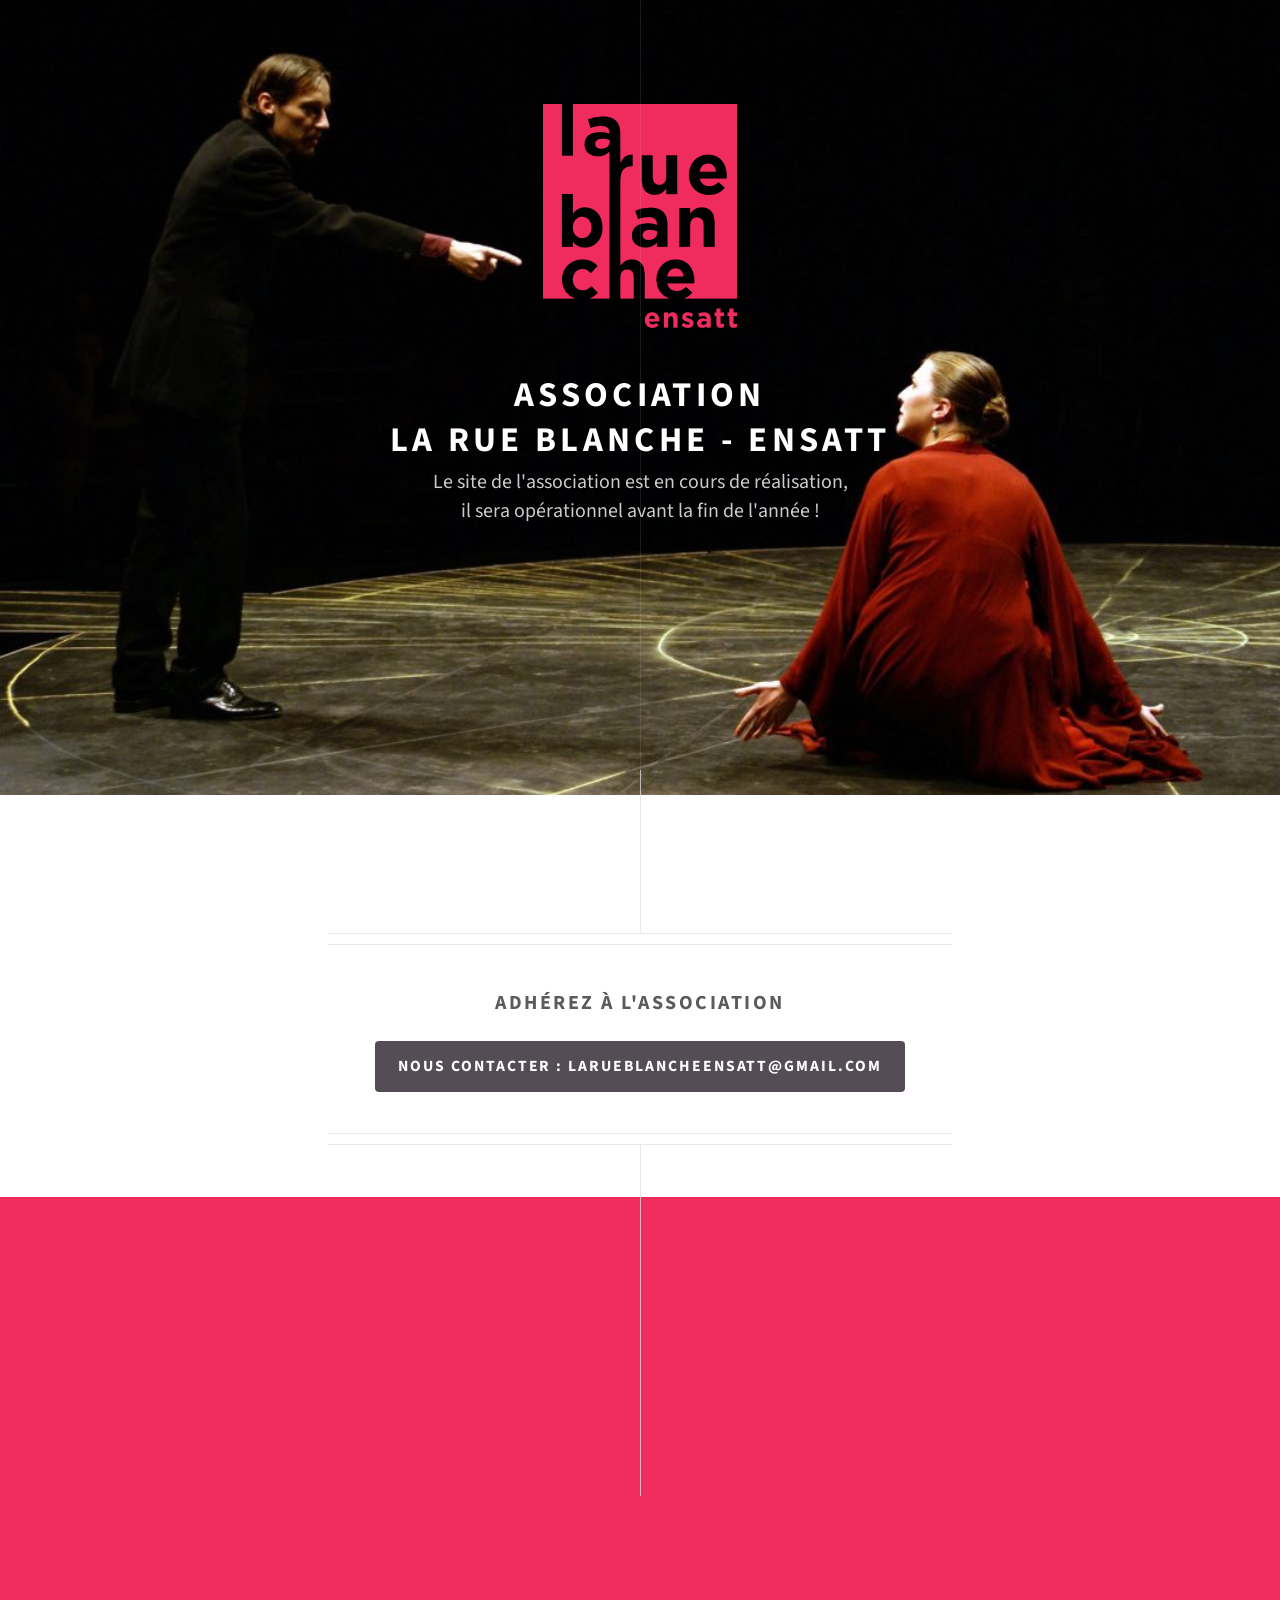
<file: index.html>
<!DOCTYPE HTML>
<!--
	Directive by HTML5 UP
	html5up.net | @n33co
	Free for personal and commercial use under the CCA 3.0 license (html5up.net/license)
-->
<html lang="fr" manifest="manifest.appcache">

<head>
    <title>Association de la rue blanche ENSATT - l'exposition</title>
    <meta charset="utf-8" />
    <meta name="viewport" content="width=device-width, initial-scale=1" />
    <meta name="description" content="Le site de l'association de La rue Blanche - ENSATT est en cours de réalisation."/>
    <!--[if lte IE 8]><script src="assets/js/ie/html5shiv.js"></script><![endif]-->
    <link rel="stylesheet" href="assets/css/main.css" />
    <!--[if lte IE 8]><link rel="stylesheet" href="assets/css/ie8.css" /><![endif]-->
    <link rel="apple-touch-icon" sizes="57x57" href="ico/apple-icon-57x57.png">
    <link rel="apple-touch-icon" sizes="60x60" href="ico/apple-icon-60x60.png">
    <link rel="apple-touch-icon" sizes="72x72" href="ico/apple-icon-72x72.png">
    <link rel="apple-touch-icon" sizes="76x76" href="ico/apple-icon-76x76.png">
    <link rel="apple-touch-icon" sizes="114x114" href="ico//apple-icon-114x114.png">
    <link rel="apple-touch-icon" sizes="120x120" href="ico//apple-icon-120x120.png">
    <link rel="apple-touch-icon" sizes="144x144" href="ico//apple-icon-144x144.png">
    <link rel="apple-touch-icon" sizes="152x152" href="ico//apple-icon-152x152.png">
    <link rel="apple-touch-icon" sizes="180x180" href="ico//apple-icon-180x180.png">
    <link rel="icon" type="image/png" sizes="192x192" href="ico/android-icon-192x192.png">
    <link rel="icon" type="image/png" sizes="32x32" href="ico/favicon-32x32.png">
    <link rel="icon" type="image/png" sizes="96x96" href="ico/favicon-96x96.png">
    <link rel="icon" type="image/png" sizes="16x16" href="ico/favicon-16x16.png">
    <link rel="manifest" href="ico/manifest.json">
    <meta name="msapplication-TileColor" content="#ffffff">
    <meta name="msapplication-TileImage" content="ico/ms-icon-144x144.png">
    <meta name="theme-color" content="#ffffff">
</head>

<body>
    <!-- Header -->
    <div id="header">
        <img src="img/logo-rue-blanche-ensatt.png" alt="Logo la rue blanche Ensatt">
        <h1>Association<br> La rue blanche - ENSATT</h1>
        <p>Le site de l'association est en cours de réalisation, 
            <br>il sera opérationnel avant la fin de l'année !</p>
        <br>
        <br>
    </div>
    <!-- Main -->
    <div id="main">
        <div class="box alt container">
        </div>
        <!-- 				<div class="major container 75%">
					<h2>Avec votre soutien
					<br>
					l'Association des anciens
					<br>
					de la rue blanche - ENSATT
					<br>
					va mettre en place un site web pour ne pas se perdre de vue
					</h2>
				</div> -->
        <!--
				<div class="box container">
					<header>
						<h2>A lot of generic stuff</h2>
					</header>
					<section>
						<header>
							<h3>Paragraph</h3>
							<p>This is the subtitle for this particular heading</p>
						</header>
						<p>Phasellus nisl nisl, varius id <sup>porttitor sed pellentesque</sup> ac orci. Pellentesque
						habitant <strong>strong</strong> tristique <b>bold</b> et netus <i>italic</i> malesuada <em>emphasized</em> ac turpis egestas. Morbi
						leo suscipit ut. Praesent <sub>id turpis vitae</sub> turpis pretium ultricies. Vestibulum sit
						amet risus elit.</p>
					</section>
					<section>
						<header>
							<h3>Blockquote</h3>
						</header>
						<blockquote>Fringilla nisl. Donec accumsan interdum nisi, quis tincidunt felis sagittis eget.
						tempus euismod. Vestibulum ante ipsum primis in faucibus.</blockquote>
					</section>
					<section>
						<header>
							<h3>Divider</h3>
						</header>
						<p>Donec consectetur vestibulum dolor et pulvinar. Etiam vel felis enim, at viverra
						ligula. Ut porttitor sagittis lorem, quis eleifend nisi ornare vel. Praesent nec orci
						facilisis leo magna. Cras sit amet urna eros, id egestas urna. Quisque aliquam
						tempus euismod. Vestibulum ante ipsum primis in faucibus orci luctus et ultrices
						posuere cubilia.</p>
						<hr />
						<p>Donec consectetur vestibulum dolor et pulvinar. Etiam vel felis enim, at viverra
						ligula. Ut porttitor sagittis lorem, quis eleifend nisi ornare vel. Praesent nec orci
						facilisis leo magna. Cras sit amet urna eros, id egestas urna. Quisque aliquam
						tempus euismod. Vestibulum ante ipsum primis in faucibus orci luctus et ultrices
						posuere cubilia.</p>
					</section>
					<section>
						<header>
							<h3>Unordered List</h3>
						</header>
						<ul class="default">
							<li>Donec consectetur vestibulum dolor et pulvinar. Etiam vel felis enim, at viverra ligula. Ut porttitor sagittis lorem, quis eleifend nisi ornare vel.</li>
							<li>Donec consectetur vestibulum dolor et pulvinar. Etiam vel felis enim, at viverra ligula. Ut porttitor sagittis lorem, quis eleifend nisi ornare vel.</li>
							<li>Donec consectetur vestibulum dolor et pulvinar. Etiam vel felis enim, at viverra ligula. Ut porttitor sagittis lorem, quis eleifend nisi ornare vel.</li>
							<li>Donec consectetur vestibulum dolor et pulvinar. Etiam vel felis enim, at viverra ligula. Ut porttitor sagittis lorem, quis eleifend nisi ornare vel.</li>
						</ul>
					</section>
					<section>
						<header>
							<h3>Ordered List</h3>
						</header>
						<ol class="default">
							<li>Donec consectetur vestibulum dolor et pulvinar. Etiam vel felis enim, at viverra ligula. Ut porttitor sagittis lorem, quis eleifend nisi ornare vel.</li>
							<li>Donec consectetur vestibulum dolor et pulvinar. Etiam vel felis enim, at viverra ligula. Ut porttitor sagittis lorem, quis eleifend nisi ornare vel.</li>
							<li>Donec consectetur vestibulum dolor et pulvinar. Etiam vel felis enim, at viverra ligula. Ut porttitor sagittis lorem, quis eleifend nisi ornare vel.</li>
							<li>Donec consectetur vestibulum dolor et pulvinar. Etiam vel felis enim, at viverra ligula. Ut porttitor sagittis lorem, quis eleifend nisi ornare vel.</li>
						</ol>
					</section>
					<section>
						<header>
							<h3>Table</h3>
						</header>
						<div class="table-wrapper">
							<table class="default">
								<thead>
									<tr>
										<th>ID</th>
										<th>Name</th>
										<th>Description</th>
										<th>Price</th>
									</tr>
								</thead>
								<tbody>
									<tr>
										<td>45815</td>
										<td>Something</td>
										<td>Ut porttitor sagittis lorem, quis eleifend nisi ornare vel.</td>
										<td>29.99</td>
									</tr>
									<tr>
										<td>24524</td>
										<td>Nothing</td>
										<td>Ut porttitor sagittis lorem, quis eleifend nisi ornare vel.</td>
										<td>19.99</td>
									</tr>
									<tr>
										<td>45815</td>
										<td>Something</td>
										<td>Ut porttitor sagittis lorem, quis eleifend nisi ornare vel.</td>
										<td>29.99</td>
									</tr>
									<tr>
										<td>24524</td>
										<td>Nothing</td>
										<td>Ut porttitor sagittis lorem, quis eleifend nisi ornare vel.</td>
										<td>19.99</td>
									</tr>
								</tbody>
								<tfoot>
									<tr>
										<td colspan="3"></td>
										<td>100.00</td>
									</tr>
								</tfoot>
							</table>
						</div>
					</section>
					<section>
						<header>
							<h3>Form</h3>
						</header>
						<form method="post" action="#">
							<div class="row">
								<div class="6u 12u(mobilep)">
									<label for="name">Name</label>
									<input class="text" type="text" name="name" id="name" value="" placeholder="John Doe" />
								</div>
								<div class="6u 12u(mobilep)">
									<label for="email">Email</label>
									<input class="text" type="text" name="email" id="email" value="" placeholder="johndoe@domain.tld" />
								</div>
							</div>
							<div class="row">
								<div class="12u">
									<label for="subject">Subject</label>
									<input class="text" type="text" name="subject" id="subject" value="" placeholder="Enter your subject" />
								</div>
							</div>
							<div class="row">
								<div class="12u">
									<label for="subject">Message</label>
									<textarea name="message" id="message" placeholder="Enter your message" rows="6"></textarea>
								</div>
							</div>
							<div class="row">
								<div class="12u">
									<ul class="actions">
										<li><input type="submit" value="Send" /></li>
										<li><input type="reset" value="Reset" class="alt" /></li>
									</ul>
								</div>
							</div>
						</form>
					</section>
				</div>
				-->
        <footer class="major container 75%">
            <h3>Adhérez à l'association</h3>
            <ul class="actions">
                <li><a href="mailto:larueblanche@gmail.com" class="button">NOUS CONTACTER : larueblancheensatt@gmail.com</a></li>
            </ul>
        </footer>
    </div>
    <!-- Footer -->
    <div id="footer">
        <div class="container 75%">
            <!-- 	<header class="major last">
						<h2>Inscription à la newsletter</h2>
					</header>

					<p>Envoyer nous votre adresse afin que nous puissions vous envoyer les actualités de l'association.</p>

					<form method="post" action="#">
						<div class="row">
							<div class="12u">
								<input type="email" name="email" placeholder="Email" />
							</div>
						</div>
						<div class="row">
							<div class="12u">
								<ul class="actions">
									<li><input type="submit" value="S'inscrire" /></li>
								</ul>
							</div>
						</div>
					</form>

					<ul class="icons">
						<li><a href="#" class="icon fa-twitter"><span class="label">Twitter</span></a></li>
						<li><a href="#" class="icon fa-facebook"><span class="label">Facebook</span></a></li>
						<li><a href="#" class="icon fa-instagram"><span class="label">Instagram</span></a></li>
						<li><a href="#" class="icon fa-github"><span class="label">Github</span></a></li>
					</ul> -->
        </div>
    </div>
    <!-- Scripts -->
    <!-- <script src="assets/js/jquery.min.js"></script>
    <script src="assets/js/skel.min.js"></script>
    <script src="assets/js/util.js"></script> -->
    <!--[if lte IE 8]><script src="assets/js/ie/respond.min.js"></script><![endif]-->
    <!-- <script src="assets/js/main.js"></script> -->
    <script>
      (function(i,s,o,g,r,a,m){i['GoogleAnalyticsObject']=r;i[r]=i[r]||function(){
      (i[r].q=i[r].q||[]).push(arguments)},i[r].l=1*new Date();a=s.createElement(o),
      m=s.getElementsByTagName(o)[0];a.async=1;a.src=g;m.parentNode.insertBefore(a,m)
      })(window,document,'script','//www.google-analytics.com/analytics.js','ga');

      ga('create', 'UA-66681108-1', 'auto');
      ga('send', 'pageview');

    </script>
</body>

</html>
</file>
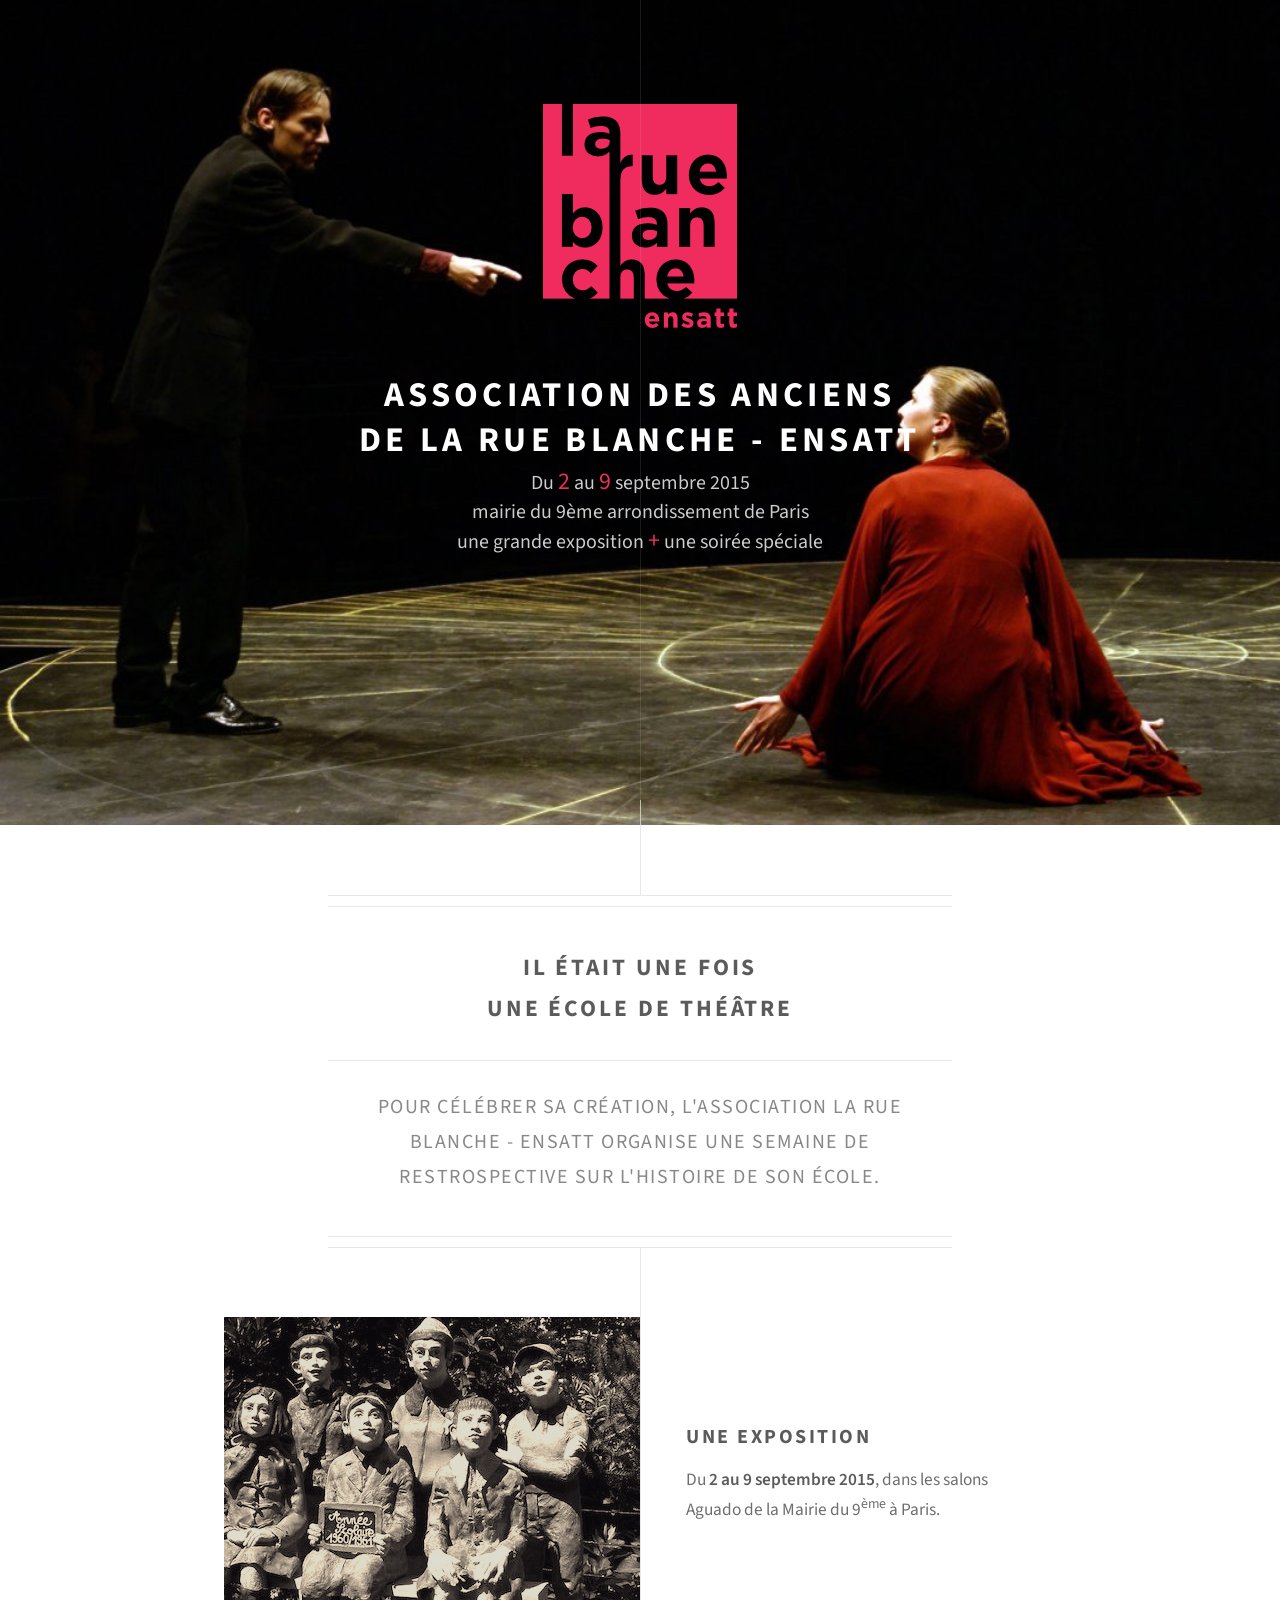
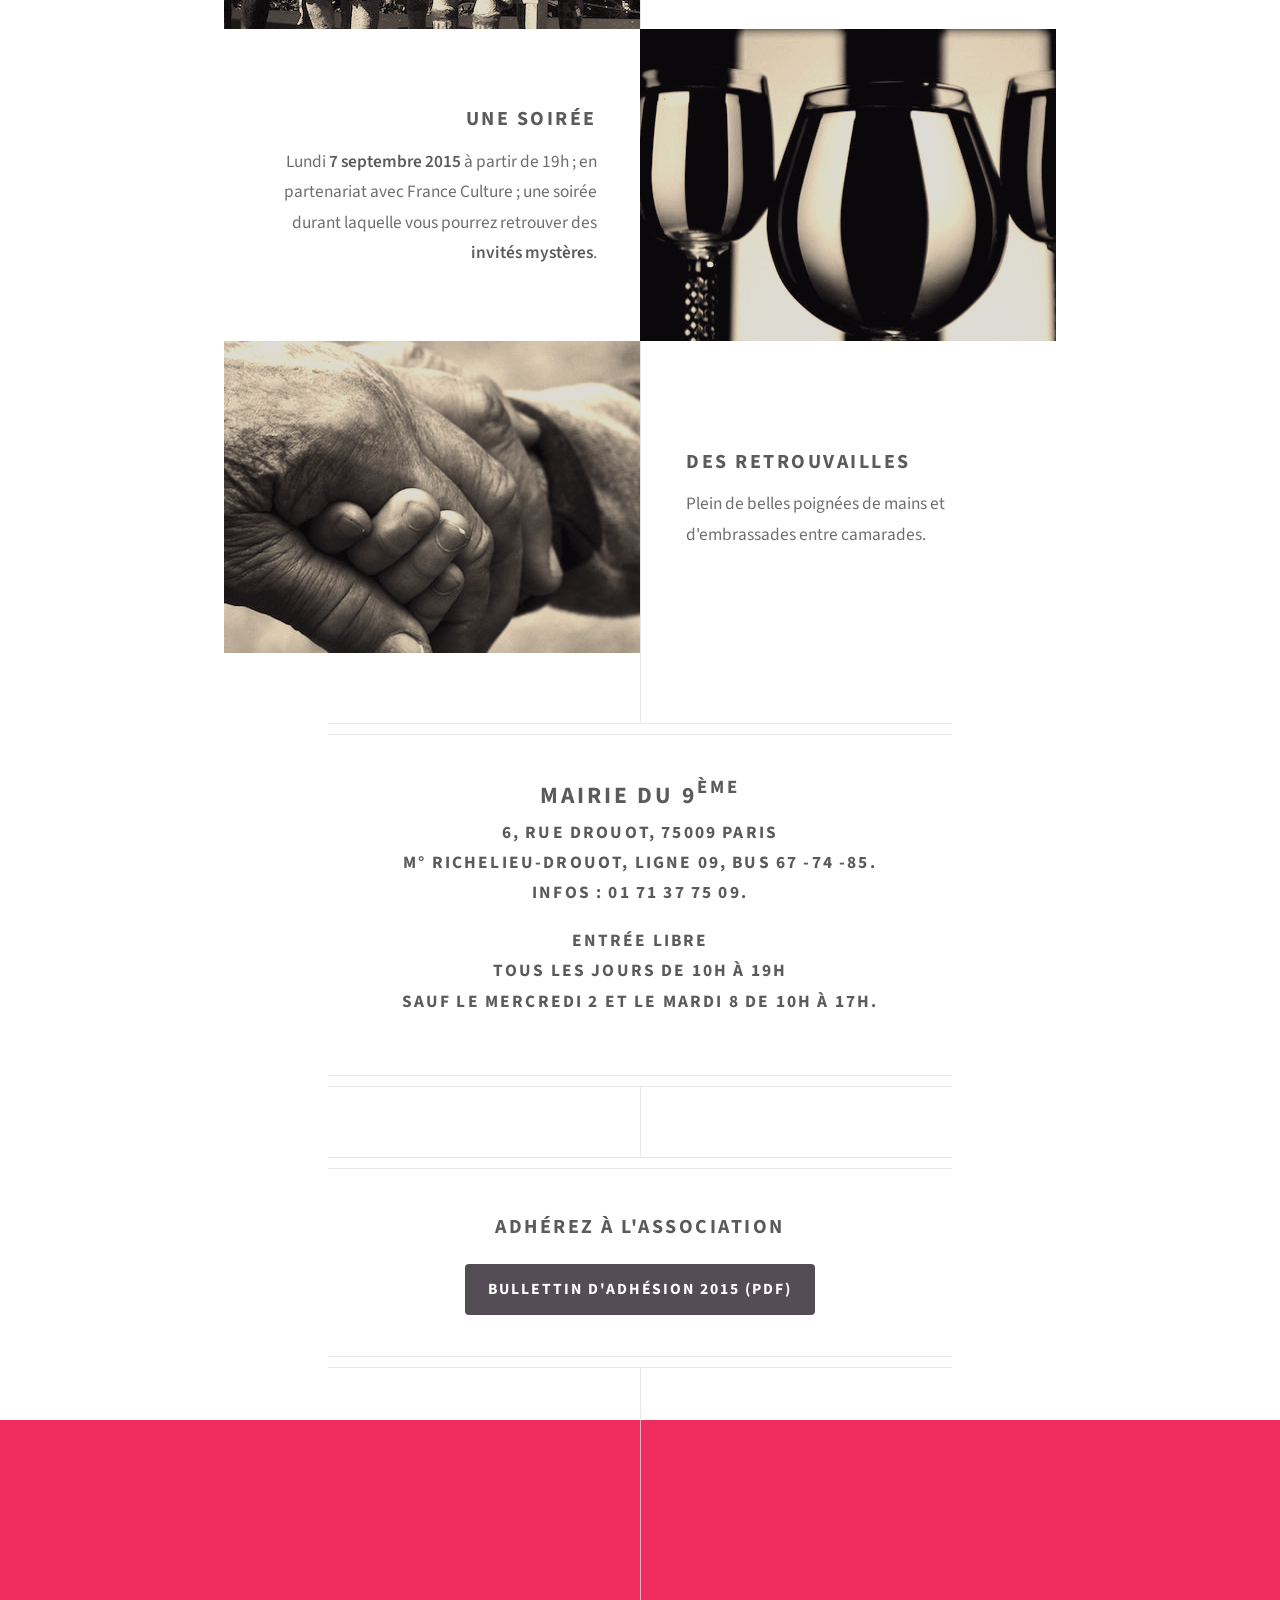
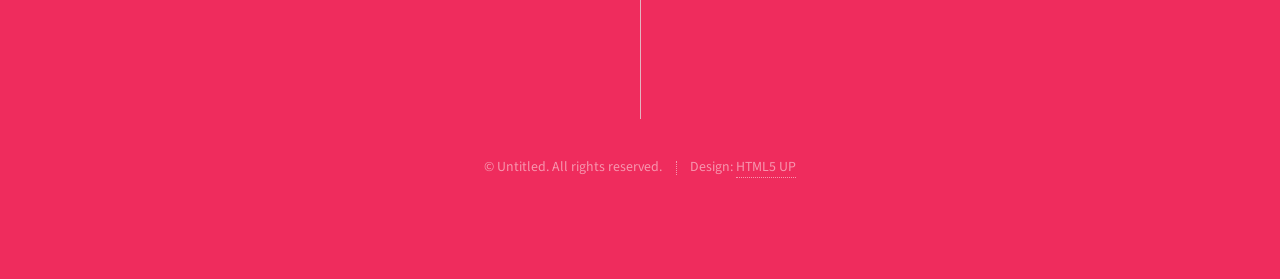
<file: exposition.html>
<!DOCTYPE HTML>
<!--
	Directive by HTML5 UP
	html5up.net | @n33co
	Free for personal and commercial use under the CCA 3.0 license (html5up.net/license)
-->
<html>
	<head>
		<title>Association de la rue blanche ENSATT - l'exposition</title>
		<meta charset="utf-8" />
		<meta name="viewport" content="width=device-width, initial-scale=1" />
		<!--[if lte IE 8]><script src="assets/js/ie/html5shiv.js"></script><![endif]-->
		<link rel="stylesheet" href="assets/css/main.css" />
		<!--[if lte IE 8]><link rel="stylesheet" href="assets/css/ie8.css" /><![endif]-->
	</head>
	<body>

		<!-- Header -->
			<div id="header">
				<img src="img/logo-rue-blanche-ensatt.png" alt="Logo la rue blanche Ensatt">
				<h1>Association des anciens<br>de la rue blanche - ENSATT</h1>
				<p>Du <span class="color">2</span> au <span class="color">9</span> septembre 2015
				<br> 
				mairie du 9ème arrondissement de Paris
				<br>
				une grande exposition <span class="color">+</span> une soirée spéciale</p>
				<br>
				<br>
			</div>

		<!-- Main -->
			<div id="main">

				<header class="major container 75%">
					<h2>Il était une fois<br> une école de théâtre</h2>
					<p>Pour célébrer sa création, l'association La rue Blanche - ENSATT organise une semaine de restrospective sur l'histoire de son école.</p>
				</header>
				

				<div class="box alt container">
					<section class="feature left">
						<span class="image"><img src="images/classes.jpg" alt="" /></span>
						<div class="content">
							<h3>Une exposition</h3>
							<p>Du <strong>2 au 9 septembre 2015</strong>, dans les salons Aguado de la Mairie du 9<sup>ème</sup> à Paris.</p>
						</div>
					</section>
					<section class="feature right">
						<span class="image"><img src="images/verres.jpg" alt="" /></span>
						<div class="content">
							<h3>Une soirée</h3>
							<p>Lundi <strong>7 septembre 2015</strong> à partir de 19h ; en partenariat avec France Culture ; une soirée durant laquelle vous pourrez retrouver des <strong>invités mystères</strong>.</p>
						</div>
					</section>
					<section class="feature left">
						<span class="image"><img src="images/mains.jpg" alt="" /></span>
						<div class="content">
							<h3>Des retrouvailles</h3>
							<p>Plein de belles poignées de mains et d'embrassades entre camarades.</p>
						</div>
					</section>
				</div>	

				<header class="major container 75%">
					<h2>Mairie du 9<sup>ème</sup></h2>
					<h6>6, rue Drouot, 75009 Paris<br>M° Richelieu-Drouot, Ligne 09, Bus 67 -74 -85.<br>Infos : 01 71 37 75 09.
					</h6>
					<h6>Entrée libre<br>Tous les jours de 10h à 19h<br>Sauf le mercredi 2 et le mardi 8 de 10h à 17h.</h6>
				</header>


<!-- 				<div class="major container 75%">
					<h2>Avec votre soutien
					<br>
					l'Association des anciens
					<br>
					de la rue blanche - ENSATT
					<br>
					va mettre en place un site web pour ne pas se perdre de vue
					</h2>
				</div> -->

				<!--
				<div class="box container">
					<header>
						<h2>A lot of generic stuff</h2>
					</header>
					<section>
						<header>
							<h3>Paragraph</h3>
							<p>This is the subtitle for this particular heading</p>
						</header>
						<p>Phasellus nisl nisl, varius id <sup>porttitor sed pellentesque</sup> ac orci. Pellentesque
						habitant <strong>strong</strong> tristique <b>bold</b> et netus <i>italic</i> malesuada <em>emphasized</em> ac turpis egestas. Morbi
						leo suscipit ut. Praesent <sub>id turpis vitae</sub> turpis pretium ultricies. Vestibulum sit
						amet risus elit.</p>
					</section>
					<section>
						<header>
							<h3>Blockquote</h3>
						</header>
						<blockquote>Fringilla nisl. Donec accumsan interdum nisi, quis tincidunt felis sagittis eget.
						tempus euismod. Vestibulum ante ipsum primis in faucibus.</blockquote>
					</section>
					<section>
						<header>
							<h3>Divider</h3>
						</header>
						<p>Donec consectetur vestibulum dolor et pulvinar. Etiam vel felis enim, at viverra
						ligula. Ut porttitor sagittis lorem, quis eleifend nisi ornare vel. Praesent nec orci
						facilisis leo magna. Cras sit amet urna eros, id egestas urna. Quisque aliquam
						tempus euismod. Vestibulum ante ipsum primis in faucibus orci luctus et ultrices
						posuere cubilia.</p>
						<hr />
						<p>Donec consectetur vestibulum dolor et pulvinar. Etiam vel felis enim, at viverra
						ligula. Ut porttitor sagittis lorem, quis eleifend nisi ornare vel. Praesent nec orci
						facilisis leo magna. Cras sit amet urna eros, id egestas urna. Quisque aliquam
						tempus euismod. Vestibulum ante ipsum primis in faucibus orci luctus et ultrices
						posuere cubilia.</p>
					</section>
					<section>
						<header>
							<h3>Unordered List</h3>
						</header>
						<ul class="default">
							<li>Donec consectetur vestibulum dolor et pulvinar. Etiam vel felis enim, at viverra ligula. Ut porttitor sagittis lorem, quis eleifend nisi ornare vel.</li>
							<li>Donec consectetur vestibulum dolor et pulvinar. Etiam vel felis enim, at viverra ligula. Ut porttitor sagittis lorem, quis eleifend nisi ornare vel.</li>
							<li>Donec consectetur vestibulum dolor et pulvinar. Etiam vel felis enim, at viverra ligula. Ut porttitor sagittis lorem, quis eleifend nisi ornare vel.</li>
							<li>Donec consectetur vestibulum dolor et pulvinar. Etiam vel felis enim, at viverra ligula. Ut porttitor sagittis lorem, quis eleifend nisi ornare vel.</li>
						</ul>
					</section>
					<section>
						<header>
							<h3>Ordered List</h3>
						</header>
						<ol class="default">
							<li>Donec consectetur vestibulum dolor et pulvinar. Etiam vel felis enim, at viverra ligula. Ut porttitor sagittis lorem, quis eleifend nisi ornare vel.</li>
							<li>Donec consectetur vestibulum dolor et pulvinar. Etiam vel felis enim, at viverra ligula. Ut porttitor sagittis lorem, quis eleifend nisi ornare vel.</li>
							<li>Donec consectetur vestibulum dolor et pulvinar. Etiam vel felis enim, at viverra ligula. Ut porttitor sagittis lorem, quis eleifend nisi ornare vel.</li>
							<li>Donec consectetur vestibulum dolor et pulvinar. Etiam vel felis enim, at viverra ligula. Ut porttitor sagittis lorem, quis eleifend nisi ornare vel.</li>
						</ol>
					</section>
					<section>
						<header>
							<h3>Table</h3>
						</header>
						<div class="table-wrapper">
							<table class="default">
								<thead>
									<tr>
										<th>ID</th>
										<th>Name</th>
										<th>Description</th>
										<th>Price</th>
									</tr>
								</thead>
								<tbody>
									<tr>
										<td>45815</td>
										<td>Something</td>
										<td>Ut porttitor sagittis lorem, quis eleifend nisi ornare vel.</td>
										<td>29.99</td>
									</tr>
									<tr>
										<td>24524</td>
										<td>Nothing</td>
										<td>Ut porttitor sagittis lorem, quis eleifend nisi ornare vel.</td>
										<td>19.99</td>
									</tr>
									<tr>
										<td>45815</td>
										<td>Something</td>
										<td>Ut porttitor sagittis lorem, quis eleifend nisi ornare vel.</td>
										<td>29.99</td>
									</tr>
									<tr>
										<td>24524</td>
										<td>Nothing</td>
										<td>Ut porttitor sagittis lorem, quis eleifend nisi ornare vel.</td>
										<td>19.99</td>
									</tr>
								</tbody>
								<tfoot>
									<tr>
										<td colspan="3"></td>
										<td>100.00</td>
									</tr>
								</tfoot>
							</table>
						</div>
					</section>
					<section>
						<header>
							<h3>Form</h3>
						</header>
						<form method="post" action="#">
							<div class="row">
								<div class="6u 12u(mobilep)">
									<label for="name">Name</label>
									<input class="text" type="text" name="name" id="name" value="" placeholder="John Doe" />
								</div>
								<div class="6u 12u(mobilep)">
									<label for="email">Email</label>
									<input class="text" type="text" name="email" id="email" value="" placeholder="johndoe@domain.tld" />
								</div>
							</div>
							<div class="row">
								<div class="12u">
									<label for="subject">Subject</label>
									<input class="text" type="text" name="subject" id="subject" value="" placeholder="Enter your subject" />
								</div>
							</div>
							<div class="row">
								<div class="12u">
									<label for="subject">Message</label>
									<textarea name="message" id="message" placeholder="Enter your message" rows="6"></textarea>
								</div>
							</div>
							<div class="row">
								<div class="12u">
									<ul class="actions">
										<li><input type="submit" value="Send" /></li>
										<li><input type="reset" value="Reset" class="alt" /></li>
									</ul>
								</div>
							</div>
						</form>
					</section>
				</div>
				-->
				<footer class="major container 75%">
					<h3>Adhérez à l'association</h3>
					<ul class="actions">
						<li><a href="/documents/bulletin-adhesion-lrb-ensat-2015.pdf" class="button">Bullettin d'adhésion 2015 (pdf)</a></li>
					</ul>
				</footer>

			</div>

		<!-- Footer -->
			<div id="footer">
				<div class="container 75%">

				<!-- 	<header class="major last">
						<h2>Inscription à la newsletter</h2>
					</header>

					<p>Envoyer nous votre adresse afin que nous puissions vous envoyer les actualités de l'association.</p>

					<form method="post" action="#">
						<div class="row">
							<div class="12u">
								<input type="email" name="email" placeholder="Email" />
							</div>
						</div>
						<div class="row">
							<div class="12u">
								<ul class="actions">
									<li><input type="submit" value="S'inscrire" /></li>
								</ul>
							</div>
						</div>
					</form>

					<ul class="icons">
						<li><a href="#" class="icon fa-twitter"><span class="label">Twitter</span></a></li>
						<li><a href="#" class="icon fa-facebook"><span class="label">Facebook</span></a></li>
						<li><a href="#" class="icon fa-instagram"><span class="label">Instagram</span></a></li>
						<li><a href="#" class="icon fa-github"><span class="label">Github</span></a></li>
					</ul> -->

					<ul class="copyright">
						<li>&copy; Untitled. All rights reserved.</li><li>Design: <a href="http://html5up.net">HTML5 UP</a></li>
					</ul>

				</div>
			</div>

		<!-- Scripts -->
			<script src="assets/js/jquery.min.js"></script>
			<script src="assets/js/skel.min.js"></script>
			<script src="assets/js/util.js"></script>
			<!--[if lte IE 8]><script src="assets/js/ie/respond.min.js"></script><![endif]-->
			<script src="assets/js/main.js"></script>

	</body>
</html>
</file>
<file: assets/css/ie8.css>
/*
	Directive by HTML5 UP
	html5up.net | @n33co
	Free for personal and commercial use under the CCA 3.0 license (html5up.net/license)
*/

/* Basic */

	hr {
		border-top: solid 1px #cccccc;
	}

	blockquote {
		border-left: solid 0.5em #cccccc;
	}

/* Section/Article */

	header.major {
		border-color: #cccccc;
	}

		header.major p {
			border-top: solid 1px #cccccc;
		}

	footer.major {
		border-color: #cccccc;
	}

/* Button */

	input[type="submit"],
	input[type="reset"],
	input[type="button"],
	.button {
		position: relative;
		-ms-behavior: url("assets/js/ie/PIE.htc");
	}

		input[type="submit"].alt,
		input[type="reset"].alt,
		input[type="button"].alt,
		.button.alt {
			border: solid 1px #cccccc;
		}

/* Form */

	input[type="text"],
	input[type="password"],
	input[type="email"],
	select,
	textarea {
		position: relative;
		border: solid 1px #cccccc;
		-ms-behavior: url("assets/js/ie/PIE.htc");
	}

/* Image */

	.image {
		border: 0;
		display: inline-block;
		position: relative;
	}

		.image:after {
			display: none;
		}

/* Box */

	.box {
		border: solid 1px #cccccc;
	}

/* Header */

	#header {
		background-image: url("../../images/header.jpg") !important;
		background-size: cover !important;
		background-position: scroll !important;
		-ms-behavior: url("assets/js/ie/backgroundsize.min.htc");
		padding: 8em 0 !important;
		color: #ffffff;
	}

		#header a {
			color: inherit;
		}

		#header:before {
			content: '';
			background-image: url("images/overlay.png");
			position: absolute;
			left: 0;
			top: 0;
			width: 100%;
			height: 100%;
			display: block;
			z-index: 0;
		}

		#header > * {
			position: relative;
			z-index: 1;
		}

		#header .logo {
			-ms-behavior: url("assets/js/ie/PIE.htc");
		}

/* Footer */

	#footer {
		background-image: none !important;
		margin-top: 0 !important;
		padding: 4em 0 !important;
		color: #ffffff;
	}

/* Main */

	#main {
		padding: 4em 0;
	}
</file>
<file: assets/css/main.css>
@import url("font-awesome.min.css");
@import url("http://fonts.googleapis.com/css?family=Source+Sans+Pro:300,300italic,400,400italic,600,600italic,700,700italic");

/*
	Directive by HTML5 UP
	html5up.net | @n33co
	Free for personal and commercial use under the CCA 3.0 license (html5up.net/license)
*/

/* Reset */

	html, body, div, span, applet, object, iframe, h1, h2, h3, h4, h5, h6, p, blockquote, pre, a, abbr, acronym, address, big, cite, code, del, dfn, em, img, ins, kbd, q, s, samp, small, strike, strong, sub, sup, tt, var, b, u, i, center, dl, dt, dd, ol, ul, li, fieldset, form, label, legend, table, caption, tbody, tfoot, thead, tr, th, td, article, aside, canvas, details, embed, figure, figcaption, footer, header, hgroup, menu, nav, output, ruby, section, summary, time, mark, audio, video {
		margin: 0;
		padding: 0;
		border: 0;
		font-size: 100%;
		font: inherit;
		vertical-align: baseline;
	}

	article, aside, details, figcaption, figure, footer, header, hgroup, menu, nav, section {
		display: block;
	}

	body {
		line-height: 1;
	}

	ol, ul {
		list-style: none;
	}

	blockquote, q {
		quotes: none;
	}

	blockquote:before, blockquote:after, q:before, q:after {
		content: '';
		content: none;
	}

	table {
		border-collapse: collapse;
		border-spacing: 0;
	}

	body {
		-webkit-text-size-adjust: none;
	}

/* Box Model */

	*, *:before, *:after {
		-moz-box-sizing: border-box;
		-webkit-box-sizing: border-box;
		box-sizing: border-box;
	}

/* Containers */

	.container {
		margin-left: auto;
		margin-right: auto;
	}

	.container.\31 25\25 {
		width: 100%;
		max-width: 63.75em;
		min-width: 51em;
	}

	.container.\37 5\25 {
		width: 38.25em;
	}

	.container.\35 0\25 {
		width: 25.5em;
	}

	.container.\32 5\25 {
		width: 12.75em;
	}

	.container {
		width: 51em;
	}

	@media screen and (max-width: 1680px) {

		.container.\31 25\25 {
			width: 100%;
			max-width: 63.75em;
			min-width: 51em;
		}

		.container.\37 5\25 {
			width: 38.25em;
		}

		.container.\35 0\25 {
			width: 25.5em;
		}

		.container.\32 5\25 {
			width: 12.75em;
		}

		.container {
			width: 51em;
		}

	}

	@media screen and (max-width: 1280px) {

		.container.\31 25\25 {
			width: 100%;
			max-width: 60em;
			min-width: 48em;
		}

		.container.\37 5\25 {
			width: 36em;
		}

		.container.\35 0\25 {
			width: 24em;
		}

		.container.\32 5\25 {
			width: 12em;
		}

		.container {
			width: 48em;
		}

	}

	@media screen and (max-width: 980px) {

		.container.\31 25\25 {
			width: 100%;
			max-width: 118.75%;
			min-width: 95%;
		}

		.container.\37 5\25 {
			width: 71.25%;
		}

		.container.\35 0\25 {
			width: 47.5%;
		}

		.container.\32 5\25 {
			width: 23.75%;
		}

		.container {
			width: 95%;
		}

	}

	@media screen and (max-width: 840px) {

		.container.\31 25\25 {
			width: 100%;
			max-width: 118.75%;
			min-width: 95%;
		}

		.container.\37 5\25 {
			width: 71.25%;
		}

		.container.\35 0\25 {
			width: 47.5%;
		}

		.container.\32 5\25 {
			width: 23.75%;
		}

		.container {
			width: 95% !important;
		}

	}

	@media screen and (max-width: 736px) {

		.container.\31 25\25 {
			width: 100%;
			max-width: 112.5%;
			min-width: 90%;
		}

		.container.\37 5\25 {
			width: 67.5%;
		}

		.container.\35 0\25 {
			width: 45%;
		}

		.container.\32 5\25 {
			width: 22.5%;
		}

		.container {
			width: 90% !important;
		}

	}

	@media screen and (max-width: 480px) {

		.container.\31 25\25 {
			width: 100%;
			max-width: 125%;
			min-width: 100%;
		}

		.container.\37 5\25 {
			width: 75%;
		}

		.container.\35 0\25 {
			width: 50%;
		}

		.container.\32 5\25 {
			width: 25%;
		}

		.container {
			width: 100% !important;
		}

	}

/* Grid */

	.row {
		border-bottom: solid 1px transparent;
		-moz-box-sizing: border-box;
		-webkit-box-sizing: border-box;
		box-sizing: border-box;
	}

	.row > * {
		float: left;
		-moz-box-sizing: border-box;
		-webkit-box-sizing: border-box;
		box-sizing: border-box;
	}

	.row:after, .row:before {
		content: '';
		display: block;
		clear: both;
		height: 0;
	}

	.row.uniform > * > :first-child {
		margin-top: 0;
	}

	.row.uniform > * > :last-child {
		margin-bottom: 0;
	}

	.row.\30 \25 > * {
		padding: 0px 0 0 0px;
	}

	.row.\30 \25 {
		margin: 0px 0 -1px 0px;
	}

	.row.uniform.\30 \25 > * {
		padding: 0px 0 0 0px;
	}

	.row.uniform.\30 \25 {
		margin: 0px 0 -1px 0px;
	}

	.row > * {
		padding: 30px 0 0 30px;
	}

	.row {
		margin: -30px 0 -1px -30px;
	}

	.row.uniform > * {
		padding: 30px 0 0 30px;
	}

	.row.uniform {
		margin: -30px 0 -1px -30px;
	}

	.row.\32 00\25 > * {
		padding: 60px 0 0 60px;
	}

	.row.\32 00\25 {
		margin: -60px 0 -1px -60px;
	}

	.row.uniform.\32 00\25 > * {
		padding: 60px 0 0 60px;
	}

	.row.uniform.\32 00\25 {
		margin: -60px 0 -1px -60px;
	}

	.row.\31 50\25 > * {
		padding: 45px 0 0 45px;
	}

	.row.\31 50\25 {
		margin: -45px 0 -1px -45px;
	}

	.row.uniform.\31 50\25 > * {
		padding: 45px 0 0 45px;
	}

	.row.uniform.\31 50\25 {
		margin: -45px 0 -1px -45px;
	}

	.row.\35 0\25 > * {
		padding: 15px 0 0 15px;
	}

	.row.\35 0\25 {
		margin: -15px 0 -1px -15px;
	}

	.row.uniform.\35 0\25 > * {
		padding: 15px 0 0 15px;
	}

	.row.uniform.\35 0\25 {
		margin: -15px 0 -1px -15px;
	}

	.row.\32 5\25 > * {
		padding: 7.5px 0 0 7.5px;
	}

	.row.\32 5\25 {
		margin: -7.5px 0 -1px -7.5px;
	}

	.row.uniform.\32 5\25 > * {
		padding: 7.5px 0 0 7.5px;
	}

	.row.uniform.\32 5\25 {
		margin: -7.5px 0 -1px -7.5px;
	}

	.\31 2u, .\31 2u\24 {
		width: 100%;
		clear: none;
		margin-left: 0;
	}

	.\31 1u, .\31 1u\24 {
		width: 91.6666666667%;
		clear: none;
		margin-left: 0;
	}

	.\31 0u, .\31 0u\24 {
		width: 83.3333333333%;
		clear: none;
		margin-left: 0;
	}

	.\39 u, .\39 u\24 {
		width: 75%;
		clear: none;
		margin-left: 0;
	}

	.\38 u, .\38 u\24 {
		width: 66.6666666667%;
		clear: none;
		margin-left: 0;
	}

	.\37 u, .\37 u\24 {
		width: 58.3333333333%;
		clear: none;
		margin-left: 0;
	}

	.\36 u, .\36 u\24 {
		width: 50%;
		clear: none;
		margin-left: 0;
	}

	.\35 u, .\35 u\24 {
		width: 41.6666666667%;
		clear: none;
		margin-left: 0;
	}

	.\34 u, .\34 u\24 {
		width: 33.3333333333%;
		clear: none;
		margin-left: 0;
	}

	.\33 u, .\33 u\24 {
		width: 25%;
		clear: none;
		margin-left: 0;
	}

	.\32 u, .\32 u\24 {
		width: 16.6666666667%;
		clear: none;
		margin-left: 0;
	}

	.\31 u, .\31 u\24 {
		width: 8.3333333333%;
		clear: none;
		margin-left: 0;
	}

	.\31 2u\24 + *,
	.\31 1u\24 + *,
	.\31 0u\24 + *,
	.\39 u\24 + *,
	.\38 u\24 + *,
	.\37 u\24 + *,
	.\36 u\24 + *,
	.\35 u\24 + *,
	.\34 u\24 + *,
	.\33 u\24 + *,
	.\32 u\24 + *,
	.\31 u\24 + * {
		clear: left;
	}

	.\-11u {
		margin-left: 91.66667%;
	}

	.\-10u {
		margin-left: 83.33333%;
	}

	.\-9u {
		margin-left: 75%;
	}

	.\-8u {
		margin-left: 66.66667%;
	}

	.\-7u {
		margin-left: 58.33333%;
	}

	.\-6u {
		margin-left: 50%;
	}

	.\-5u {
		margin-left: 41.66667%;
	}

	.\-4u {
		margin-left: 33.33333%;
	}

	.\-3u {
		margin-left: 25%;
	}

	.\-2u {
		margin-left: 16.66667%;
	}

	.\-1u {
		margin-left: 8.33333%;
	}

	@media screen and (max-width: 1680px) {

		.row > * {
			padding: 30px 0 0 30px;
		}

		.row {
			margin: -30px 0 -1px -30px;
		}

		.row.uniform > * {
			padding: 30px 0 0 30px;
		}

		.row.uniform {
			margin: -30px 0 -1px -30px;
		}

		.row.\32 00\25 > * {
			padding: 60px 0 0 60px;
		}

		.row.\32 00\25 {
			margin: -60px 0 -1px -60px;
		}

		.row.uniform.\32 00\25 > * {
			padding: 60px 0 0 60px;
		}

		.row.uniform.\32 00\25 {
			margin: -60px 0 -1px -60px;
		}

		.row.\31 50\25 > * {
			padding: 45px 0 0 45px;
		}

		.row.\31 50\25 {
			margin: -45px 0 -1px -45px;
		}

		.row.uniform.\31 50\25 > * {
			padding: 45px 0 0 45px;
		}

		.row.uniform.\31 50\25 {
			margin: -45px 0 -1px -45px;
		}

		.row.\35 0\25 > * {
			padding: 15px 0 0 15px;
		}

		.row.\35 0\25 {
			margin: -15px 0 -1px -15px;
		}

		.row.uniform.\35 0\25 > * {
			padding: 15px 0 0 15px;
		}

		.row.uniform.\35 0\25 {
			margin: -15px 0 -1px -15px;
		}

		.row.\32 5\25 > * {
			padding: 7.5px 0 0 7.5px;
		}

		.row.\32 5\25 {
			margin: -7.5px 0 -1px -7.5px;
		}

		.row.uniform.\32 5\25 > * {
			padding: 7.5px 0 0 7.5px;
		}

		.row.uniform.\32 5\25 {
			margin: -7.5px 0 -1px -7.5px;
		}

		.\31 2u\28wide\29, .\31 2u\24\28wide\29 {
			width: 100%;
			clear: none;
			margin-left: 0;
		}

		.\31 1u\28wide\29, .\31 1u\24\28wide\29 {
			width: 91.6666666667%;
			clear: none;
			margin-left: 0;
		}

		.\31 0u\28wide\29, .\31 0u\24\28wide\29 {
			width: 83.3333333333%;
			clear: none;
			margin-left: 0;
		}

		.\39 u\28wide\29, .\39 u\24\28wide\29 {
			width: 75%;
			clear: none;
			margin-left: 0;
		}

		.\38 u\28wide\29, .\38 u\24\28wide\29 {
			width: 66.6666666667%;
			clear: none;
			margin-left: 0;
		}

		.\37 u\28wide\29, .\37 u\24\28wide\29 {
			width: 58.3333333333%;
			clear: none;
			margin-left: 0;
		}

		.\36 u\28wide\29, .\36 u\24\28wide\29 {
			width: 50%;
			clear: none;
			margin-left: 0;
		}

		.\35 u\28wide\29, .\35 u\24\28wide\29 {
			width: 41.6666666667%;
			clear: none;
			margin-left: 0;
		}

		.\34 u\28wide\29, .\34 u\24\28wide\29 {
			width: 33.3333333333%;
			clear: none;
			margin-left: 0;
		}

		.\33 u\28wide\29, .\33 u\24\28wide\29 {
			width: 25%;
			clear: none;
			margin-left: 0;
		}

		.\32 u\28wide\29, .\32 u\24\28wide\29 {
			width: 16.6666666667%;
			clear: none;
			margin-left: 0;
		}

		.\31 u\28wide\29, .\31 u\24\28wide\29 {
			width: 8.3333333333%;
			clear: none;
			margin-left: 0;
		}

		.\31 2u\24\28wide\29 + *,
		.\31 1u\24\28wide\29 + *,
		.\31 0u\24\28wide\29 + *,
		.\39 u\24\28wide\29 + *,
		.\38 u\24\28wide\29 + *,
		.\37 u\24\28wide\29 + *,
		.\36 u\24\28wide\29 + *,
		.\35 u\24\28wide\29 + *,
		.\34 u\24\28wide\29 + *,
		.\33 u\24\28wide\29 + *,
		.\32 u\24\28wide\29 + *,
		.\31 u\24\28wide\29 + * {
			clear: left;
		}

		.\-11u\28wide\29 {
			margin-left: 91.66667%;
		}

		.\-10u\28wide\29 {
			margin-left: 83.33333%;
		}

		.\-9u\28wide\29 {
			margin-left: 75%;
		}

		.\-8u\28wide\29 {
			margin-left: 66.66667%;
		}

		.\-7u\28wide\29 {
			margin-left: 58.33333%;
		}

		.\-6u\28wide\29 {
			margin-left: 50%;
		}

		.\-5u\28wide\29 {
			margin-left: 41.66667%;
		}

		.\-4u\28wide\29 {
			margin-left: 33.33333%;
		}

		.\-3u\28wide\29 {
			margin-left: 25%;
		}

		.\-2u\28wide\29 {
			margin-left: 16.66667%;
		}

		.\-1u\28wide\29 {
			margin-left: 8.33333%;
		}

	}

	@media screen and (max-width: 1280px) {

		.row > * {
			padding: 30px 0 0 30px;
		}

		.row {
			margin: -30px 0 -1px -30px;
		}

		.row.uniform > * {
			padding: 30px 0 0 30px;
		}

		.row.uniform {
			margin: -30px 0 -1px -30px;
		}

		.row.\32 00\25 > * {
			padding: 60px 0 0 60px;
		}

		.row.\32 00\25 {
			margin: -60px 0 -1px -60px;
		}

		.row.uniform.\32 00\25 > * {
			padding: 60px 0 0 60px;
		}

		.row.uniform.\32 00\25 {
			margin: -60px 0 -1px -60px;
		}

		.row.\31 50\25 > * {
			padding: 45px 0 0 45px;
		}

		.row.\31 50\25 {
			margin: -45px 0 -1px -45px;
		}

		.row.uniform.\31 50\25 > * {
			padding: 45px 0 0 45px;
		}

		.row.uniform.\31 50\25 {
			margin: -45px 0 -1px -45px;
		}

		.row.\35 0\25 > * {
			padding: 15px 0 0 15px;
		}

		.row.\35 0\25 {
			margin: -15px 0 -1px -15px;
		}

		.row.uniform.\35 0\25 > * {
			padding: 15px 0 0 15px;
		}

		.row.uniform.\35 0\25 {
			margin: -15px 0 -1px -15px;
		}

		.row.\32 5\25 > * {
			padding: 7.5px 0 0 7.5px;
		}

		.row.\32 5\25 {
			margin: -7.5px 0 -1px -7.5px;
		}

		.row.uniform.\32 5\25 > * {
			padding: 7.5px 0 0 7.5px;
		}

		.row.uniform.\32 5\25 {
			margin: -7.5px 0 -1px -7.5px;
		}

		.\31 2u\28normal\29, .\31 2u\24\28normal\29 {
			width: 100%;
			clear: none;
			margin-left: 0;
		}

		.\31 1u\28normal\29, .\31 1u\24\28normal\29 {
			width: 91.6666666667%;
			clear: none;
			margin-left: 0;
		}

		.\31 0u\28normal\29, .\31 0u\24\28normal\29 {
			width: 83.3333333333%;
			clear: none;
			margin-left: 0;
		}

		.\39 u\28normal\29, .\39 u\24\28normal\29 {
			width: 75%;
			clear: none;
			margin-left: 0;
		}

		.\38 u\28normal\29, .\38 u\24\28normal\29 {
			width: 66.6666666667%;
			clear: none;
			margin-left: 0;
		}

		.\37 u\28normal\29, .\37 u\24\28normal\29 {
			width: 58.3333333333%;
			clear: none;
			margin-left: 0;
		}

		.\36 u\28normal\29, .\36 u\24\28normal\29 {
			width: 50%;
			clear: none;
			margin-left: 0;
		}

		.\35 u\28normal\29, .\35 u\24\28normal\29 {
			width: 41.6666666667%;
			clear: none;
			margin-left: 0;
		}

		.\34 u\28normal\29, .\34 u\24\28normal\29 {
			width: 33.3333333333%;
			clear: none;
			margin-left: 0;
		}

		.\33 u\28normal\29, .\33 u\24\28normal\29 {
			width: 25%;
			clear: none;
			margin-left: 0;
		}

		.\32 u\28normal\29, .\32 u\24\28normal\29 {
			width: 16.6666666667%;
			clear: none;
			margin-left: 0;
		}

		.\31 u\28normal\29, .\31 u\24\28normal\29 {
			width: 8.3333333333%;
			clear: none;
			margin-left: 0;
		}

		.\31 2u\24\28normal\29 + *,
		.\31 1u\24\28normal\29 + *,
		.\31 0u\24\28normal\29 + *,
		.\39 u\24\28normal\29 + *,
		.\38 u\24\28normal\29 + *,
		.\37 u\24\28normal\29 + *,
		.\36 u\24\28normal\29 + *,
		.\35 u\24\28normal\29 + *,
		.\34 u\24\28normal\29 + *,
		.\33 u\24\28normal\29 + *,
		.\32 u\24\28normal\29 + *,
		.\31 u\24\28normal\29 + * {
			clear: left;
		}

		.\-11u\28normal\29 {
			margin-left: 91.66667%;
		}

		.\-10u\28normal\29 {
			margin-left: 83.33333%;
		}

		.\-9u\28normal\29 {
			margin-left: 75%;
		}

		.\-8u\28normal\29 {
			margin-left: 66.66667%;
		}

		.\-7u\28normal\29 {
			margin-left: 58.33333%;
		}

		.\-6u\28normal\29 {
			margin-left: 50%;
		}

		.\-5u\28normal\29 {
			margin-left: 41.66667%;
		}

		.\-4u\28normal\29 {
			margin-left: 33.33333%;
		}

		.\-3u\28normal\29 {
			margin-left: 25%;
		}

		.\-2u\28normal\29 {
			margin-left: 16.66667%;
		}

		.\-1u\28normal\29 {
			margin-left: 8.33333%;
		}

	}

	@media screen and (max-width: 980px) {

		.row > * {
			padding: 30px 0 0 30px;
		}

		.row {
			margin: -30px 0 -1px -30px;
		}

		.row.uniform > * {
			padding: 30px 0 0 30px;
		}

		.row.uniform {
			margin: -30px 0 -1px -30px;
		}

		.row.\32 00\25 > * {
			padding: 60px 0 0 60px;
		}

		.row.\32 00\25 {
			margin: -60px 0 -1px -60px;
		}

		.row.uniform.\32 00\25 > * {
			padding: 60px 0 0 60px;
		}

		.row.uniform.\32 00\25 {
			margin: -60px 0 -1px -60px;
		}

		.row.\31 50\25 > * {
			padding: 45px 0 0 45px;
		}

		.row.\31 50\25 {
			margin: -45px 0 -1px -45px;
		}

		.row.uniform.\31 50\25 > * {
			padding: 45px 0 0 45px;
		}

		.row.uniform.\31 50\25 {
			margin: -45px 0 -1px -45px;
		}

		.row.\35 0\25 > * {
			padding: 15px 0 0 15px;
		}

		.row.\35 0\25 {
			margin: -15px 0 -1px -15px;
		}

		.row.uniform.\35 0\25 > * {
			padding: 15px 0 0 15px;
		}

		.row.uniform.\35 0\25 {
			margin: -15px 0 -1px -15px;
		}

		.row.\32 5\25 > * {
			padding: 7.5px 0 0 7.5px;
		}

		.row.\32 5\25 {
			margin: -7.5px 0 -1px -7.5px;
		}

		.row.uniform.\32 5\25 > * {
			padding: 7.5px 0 0 7.5px;
		}

		.row.uniform.\32 5\25 {
			margin: -7.5px 0 -1px -7.5px;
		}

		.\31 2u\28narrow\29, .\31 2u\24\28narrow\29 {
			width: 100%;
			clear: none;
			margin-left: 0;
		}

		.\31 1u\28narrow\29, .\31 1u\24\28narrow\29 {
			width: 91.6666666667%;
			clear: none;
			margin-left: 0;
		}

		.\31 0u\28narrow\29, .\31 0u\24\28narrow\29 {
			width: 83.3333333333%;
			clear: none;
			margin-left: 0;
		}

		.\39 u\28narrow\29, .\39 u\24\28narrow\29 {
			width: 75%;
			clear: none;
			margin-left: 0;
		}

		.\38 u\28narrow\29, .\38 u\24\28narrow\29 {
			width: 66.6666666667%;
			clear: none;
			margin-left: 0;
		}

		.\37 u\28narrow\29, .\37 u\24\28narrow\29 {
			width: 58.3333333333%;
			clear: none;
			margin-left: 0;
		}

		.\36 u\28narrow\29, .\36 u\24\28narrow\29 {
			width: 50%;
			clear: none;
			margin-left: 0;
		}

		.\35 u\28narrow\29, .\35 u\24\28narrow\29 {
			width: 41.6666666667%;
			clear: none;
			margin-left: 0;
		}

		.\34 u\28narrow\29, .\34 u\24\28narrow\29 {
			width: 33.3333333333%;
			clear: none;
			margin-left: 0;
		}

		.\33 u\28narrow\29, .\33 u\24\28narrow\29 {
			width: 25%;
			clear: none;
			margin-left: 0;
		}

		.\32 u\28narrow\29, .\32 u\24\28narrow\29 {
			width: 16.6666666667%;
			clear: none;
			margin-left: 0;
		}

		.\31 u\28narrow\29, .\31 u\24\28narrow\29 {
			width: 8.3333333333%;
			clear: none;
			margin-left: 0;
		}

		.\31 2u\24\28narrow\29 + *,
		.\31 1u\24\28narrow\29 + *,
		.\31 0u\24\28narrow\29 + *,
		.\39 u\24\28narrow\29 + *,
		.\38 u\24\28narrow\29 + *,
		.\37 u\24\28narrow\29 + *,
		.\36 u\24\28narrow\29 + *,
		.\35 u\24\28narrow\29 + *,
		.\34 u\24\28narrow\29 + *,
		.\33 u\24\28narrow\29 + *,
		.\32 u\24\28narrow\29 + *,
		.\31 u\24\28narrow\29 + * {
			clear: left;
		}

		.\-11u\28narrow\29 {
			margin-left: 91.66667%;
		}

		.\-10u\28narrow\29 {
			margin-left: 83.33333%;
		}

		.\-9u\28narrow\29 {
			margin-left: 75%;
		}

		.\-8u\28narrow\29 {
			margin-left: 66.66667%;
		}

		.\-7u\28narrow\29 {
			margin-left: 58.33333%;
		}

		.\-6u\28narrow\29 {
			margin-left: 50%;
		}

		.\-5u\28narrow\29 {
			margin-left: 41.66667%;
		}

		.\-4u\28narrow\29 {
			margin-left: 33.33333%;
		}

		.\-3u\28narrow\29 {
			margin-left: 25%;
		}

		.\-2u\28narrow\29 {
			margin-left: 16.66667%;
		}

		.\-1u\28narrow\29 {
			margin-left: 8.33333%;
		}

	}

	@media screen and (max-width: 840px) {

		.row > * {
			padding: 20px 0 0 20px;
		}

		.row {
			margin: -20px 0 -1px -20px;
		}

		.row.uniform > * {
			padding: 20px 0 0 20px;
		}

		.row.uniform {
			margin: -20px 0 -1px -20px;
		}

		.row.\32 00\25 > * {
			padding: 40px 0 0 40px;
		}

		.row.\32 00\25 {
			margin: -40px 0 -1px -40px;
		}

		.row.uniform.\32 00\25 > * {
			padding: 40px 0 0 40px;
		}

		.row.uniform.\32 00\25 {
			margin: -40px 0 -1px -40px;
		}

		.row.\31 50\25 > * {
			padding: 30px 0 0 30px;
		}

		.row.\31 50\25 {
			margin: -30px 0 -1px -30px;
		}

		.row.uniform.\31 50\25 > * {
			padding: 30px 0 0 30px;
		}

		.row.uniform.\31 50\25 {
			margin: -30px 0 -1px -30px;
		}

		.row.\35 0\25 > * {
			padding: 10px 0 0 10px;
		}

		.row.\35 0\25 {
			margin: -10px 0 -1px -10px;
		}

		.row.uniform.\35 0\25 > * {
			padding: 10px 0 0 10px;
		}

		.row.uniform.\35 0\25 {
			margin: -10px 0 -1px -10px;
		}

		.row.\32 5\25 > * {
			padding: 5px 0 0 5px;
		}

		.row.\32 5\25 {
			margin: -5px 0 -1px -5px;
		}

		.row.uniform.\32 5\25 > * {
			padding: 5px 0 0 5px;
		}

		.row.uniform.\32 5\25 {
			margin: -5px 0 -1px -5px;
		}

		.\31 2u\28narrower\29, .\31 2u\24\28narrower\29 {
			width: 100%;
			clear: none;
			margin-left: 0;
		}

		.\31 1u\28narrower\29, .\31 1u\24\28narrower\29 {
			width: 91.6666666667%;
			clear: none;
			margin-left: 0;
		}

		.\31 0u\28narrower\29, .\31 0u\24\28narrower\29 {
			width: 83.3333333333%;
			clear: none;
			margin-left: 0;
		}

		.\39 u\28narrower\29, .\39 u\24\28narrower\29 {
			width: 75%;
			clear: none;
			margin-left: 0;
		}

		.\38 u\28narrower\29, .\38 u\24\28narrower\29 {
			width: 66.6666666667%;
			clear: none;
			margin-left: 0;
		}

		.\37 u\28narrower\29, .\37 u\24\28narrower\29 {
			width: 58.3333333333%;
			clear: none;
			margin-left: 0;
		}

		.\36 u\28narrower\29, .\36 u\24\28narrower\29 {
			width: 50%;
			clear: none;
			margin-left: 0;
		}

		.\35 u\28narrower\29, .\35 u\24\28narrower\29 {
			width: 41.6666666667%;
			clear: none;
			margin-left: 0;
		}

		.\34 u\28narrower\29, .\34 u\24\28narrower\29 {
			width: 33.3333333333%;
			clear: none;
			margin-left: 0;
		}

		.\33 u\28narrower\29, .\33 u\24\28narrower\29 {
			width: 25%;
			clear: none;
			margin-left: 0;
		}

		.\32 u\28narrower\29, .\32 u\24\28narrower\29 {
			width: 16.6666666667%;
			clear: none;
			margin-left: 0;
		}

		.\31 u\28narrower\29, .\31 u\24\28narrower\29 {
			width: 8.3333333333%;
			clear: none;
			margin-left: 0;
		}

		.\31 2u\24\28narrower\29 + *,
		.\31 1u\24\28narrower\29 + *,
		.\31 0u\24\28narrower\29 + *,
		.\39 u\24\28narrower\29 + *,
		.\38 u\24\28narrower\29 + *,
		.\37 u\24\28narrower\29 + *,
		.\36 u\24\28narrower\29 + *,
		.\35 u\24\28narrower\29 + *,
		.\34 u\24\28narrower\29 + *,
		.\33 u\24\28narrower\29 + *,
		.\32 u\24\28narrower\29 + *,
		.\31 u\24\28narrower\29 + * {
			clear: left;
		}

		.\-11u\28narrower\29 {
			margin-left: 91.66667%;
		}

		.\-10u\28narrower\29 {
			margin-left: 83.33333%;
		}

		.\-9u\28narrower\29 {
			margin-left: 75%;
		}

		.\-8u\28narrower\29 {
			margin-left: 66.66667%;
		}

		.\-7u\28narrower\29 {
			margin-left: 58.33333%;
		}

		.\-6u\28narrower\29 {
			margin-left: 50%;
		}

		.\-5u\28narrower\29 {
			margin-left: 41.66667%;
		}

		.\-4u\28narrower\29 {
			margin-left: 33.33333%;
		}

		.\-3u\28narrower\29 {
			margin-left: 25%;
		}

		.\-2u\28narrower\29 {
			margin-left: 16.66667%;
		}

		.\-1u\28narrower\29 {
			margin-left: 8.33333%;
		}

	}

	@media screen and (max-width: 736px) {

		.row > * {
			padding: 20px 0 0 20px;
		}

		.row {
			margin: -20px 0 -1px -20px;
		}

		.row.uniform > * {
			padding: 20px 0 0 20px;
		}

		.row.uniform {
			margin: -20px 0 -1px -20px;
		}

		.row.\32 00\25 > * {
			padding: 40px 0 0 40px;
		}

		.row.\32 00\25 {
			margin: -40px 0 -1px -40px;
		}

		.row.uniform.\32 00\25 > * {
			padding: 40px 0 0 40px;
		}

		.row.uniform.\32 00\25 {
			margin: -40px 0 -1px -40px;
		}

		.row.\31 50\25 > * {
			padding: 30px 0 0 30px;
		}

		.row.\31 50\25 {
			margin: -30px 0 -1px -30px;
		}

		.row.uniform.\31 50\25 > * {
			padding: 30px 0 0 30px;
		}

		.row.uniform.\31 50\25 {
			margin: -30px 0 -1px -30px;
		}

		.row.\35 0\25 > * {
			padding: 10px 0 0 10px;
		}

		.row.\35 0\25 {
			margin: -10px 0 -1px -10px;
		}

		.row.uniform.\35 0\25 > * {
			padding: 10px 0 0 10px;
		}

		.row.uniform.\35 0\25 {
			margin: -10px 0 -1px -10px;
		}

		.row.\32 5\25 > * {
			padding: 5px 0 0 5px;
		}

		.row.\32 5\25 {
			margin: -5px 0 -1px -5px;
		}

		.row.uniform.\32 5\25 > * {
			padding: 5px 0 0 5px;
		}

		.row.uniform.\32 5\25 {
			margin: -5px 0 -1px -5px;
		}

		.\31 2u\28mobile\29, .\31 2u\24\28mobile\29 {
			width: 100%;
			clear: none;
			margin-left: 0;
		}

		.\31 1u\28mobile\29, .\31 1u\24\28mobile\29 {
			width: 91.6666666667%;
			clear: none;
			margin-left: 0;
		}

		.\31 0u\28mobile\29, .\31 0u\24\28mobile\29 {
			width: 83.3333333333%;
			clear: none;
			margin-left: 0;
		}

		.\39 u\28mobile\29, .\39 u\24\28mobile\29 {
			width: 75%;
			clear: none;
			margin-left: 0;
		}

		.\38 u\28mobile\29, .\38 u\24\28mobile\29 {
			width: 66.6666666667%;
			clear: none;
			margin-left: 0;
		}

		.\37 u\28mobile\29, .\37 u\24\28mobile\29 {
			width: 58.3333333333%;
			clear: none;
			margin-left: 0;
		}

		.\36 u\28mobile\29, .\36 u\24\28mobile\29 {
			width: 50%;
			clear: none;
			margin-left: 0;
		}

		.\35 u\28mobile\29, .\35 u\24\28mobile\29 {
			width: 41.6666666667%;
			clear: none;
			margin-left: 0;
		}

		.\34 u\28mobile\29, .\34 u\24\28mobile\29 {
			width: 33.3333333333%;
			clear: none;
			margin-left: 0;
		}

		.\33 u\28mobile\29, .\33 u\24\28mobile\29 {
			width: 25%;
			clear: none;
			margin-left: 0;
		}

		.\32 u\28mobile\29, .\32 u\24\28mobile\29 {
			width: 16.6666666667%;
			clear: none;
			margin-left: 0;
		}

		.\31 u\28mobile\29, .\31 u\24\28mobile\29 {
			width: 8.3333333333%;
			clear: none;
			margin-left: 0;
		}

		.\31 2u\24\28mobile\29 + *,
		.\31 1u\24\28mobile\29 + *,
		.\31 0u\24\28mobile\29 + *,
		.\39 u\24\28mobile\29 + *,
		.\38 u\24\28mobile\29 + *,
		.\37 u\24\28mobile\29 + *,
		.\36 u\24\28mobile\29 + *,
		.\35 u\24\28mobile\29 + *,
		.\34 u\24\28mobile\29 + *,
		.\33 u\24\28mobile\29 + *,
		.\32 u\24\28mobile\29 + *,
		.\31 u\24\28mobile\29 + * {
			clear: left;
		}

		.\-11u\28mobile\29 {
			margin-left: 91.66667%;
		}

		.\-10u\28mobile\29 {
			margin-left: 83.33333%;
		}

		.\-9u\28mobile\29 {
			margin-left: 75%;
		}

		.\-8u\28mobile\29 {
			margin-left: 66.66667%;
		}

		.\-7u\28mobile\29 {
			margin-left: 58.33333%;
		}

		.\-6u\28mobile\29 {
			margin-left: 50%;
		}

		.\-5u\28mobile\29 {
			margin-left: 41.66667%;
		}

		.\-4u\28mobile\29 {
			margin-left: 33.33333%;
		}

		.\-3u\28mobile\29 {
			margin-left: 25%;
		}

		.\-2u\28mobile\29 {
			margin-left: 16.66667%;
		}

		.\-1u\28mobile\29 {
			margin-left: 8.33333%;
		}

	}

	@media screen and (max-width: 480px) {

		.row > * {
			padding: 20px 0 0 20px;
		}

		.row {
			margin: -20px 0 -1px -20px;
		}

		.row.uniform > * {
			padding: 20px 0 0 20px;
		}

		.row.uniform {
			margin: -20px 0 -1px -20px;
		}

		.row.\32 00\25 > * {
			padding: 40px 0 0 40px;
		}

		.row.\32 00\25 {
			margin: -40px 0 -1px -40px;
		}

		.row.uniform.\32 00\25 > * {
			padding: 40px 0 0 40px;
		}

		.row.uniform.\32 00\25 {
			margin: -40px 0 -1px -40px;
		}

		.row.\31 50\25 > * {
			padding: 30px 0 0 30px;
		}

		.row.\31 50\25 {
			margin: -30px 0 -1px -30px;
		}

		.row.uniform.\31 50\25 > * {
			padding: 30px 0 0 30px;
		}

		.row.uniform.\31 50\25 {
			margin: -30px 0 -1px -30px;
		}

		.row.\35 0\25 > * {
			padding: 10px 0 0 10px;
		}

		.row.\35 0\25 {
			margin: -10px 0 -1px -10px;
		}

		.row.uniform.\35 0\25 > * {
			padding: 10px 0 0 10px;
		}

		.row.uniform.\35 0\25 {
			margin: -10px 0 -1px -10px;
		}

		.row.\32 5\25 > * {
			padding: 5px 0 0 5px;
		}

		.row.\32 5\25 {
			margin: -5px 0 -1px -5px;
		}

		.row.uniform.\32 5\25 > * {
			padding: 5px 0 0 5px;
		}

		.row.uniform.\32 5\25 {
			margin: -5px 0 -1px -5px;
		}

		.\31 2u\28mobilep\29, .\31 2u\24\28mobilep\29 {
			width: 100%;
			clear: none;
			margin-left: 0;
		}

		.\31 1u\28mobilep\29, .\31 1u\24\28mobilep\29 {
			width: 91.6666666667%;
			clear: none;
			margin-left: 0;
		}

		.\31 0u\28mobilep\29, .\31 0u\24\28mobilep\29 {
			width: 83.3333333333%;
			clear: none;
			margin-left: 0;
		}

		.\39 u\28mobilep\29, .\39 u\24\28mobilep\29 {
			width: 75%;
			clear: none;
			margin-left: 0;
		}

		.\38 u\28mobilep\29, .\38 u\24\28mobilep\29 {
			width: 66.6666666667%;
			clear: none;
			margin-left: 0;
		}

		.\37 u\28mobilep\29, .\37 u\24\28mobilep\29 {
			width: 58.3333333333%;
			clear: none;
			margin-left: 0;
		}

		.\36 u\28mobilep\29, .\36 u\24\28mobilep\29 {
			width: 50%;
			clear: none;
			margin-left: 0;
		}

		.\35 u\28mobilep\29, .\35 u\24\28mobilep\29 {
			width: 41.6666666667%;
			clear: none;
			margin-left: 0;
		}

		.\34 u\28mobilep\29, .\34 u\24\28mobilep\29 {
			width: 33.3333333333%;
			clear: none;
			margin-left: 0;
		}

		.\33 u\28mobilep\29, .\33 u\24\28mobilep\29 {
			width: 25%;
			clear: none;
			margin-left: 0;
		}

		.\32 u\28mobilep\29, .\32 u\24\28mobilep\29 {
			width: 16.6666666667%;
			clear: none;
			margin-left: 0;
		}

		.\31 u\28mobilep\29, .\31 u\24\28mobilep\29 {
			width: 8.3333333333%;
			clear: none;
			margin-left: 0;
		}

		.\31 2u\24\28mobilep\29 + *,
		.\31 1u\24\28mobilep\29 + *,
		.\31 0u\24\28mobilep\29 + *,
		.\39 u\24\28mobilep\29 + *,
		.\38 u\24\28mobilep\29 + *,
		.\37 u\24\28mobilep\29 + *,
		.\36 u\24\28mobilep\29 + *,
		.\35 u\24\28mobilep\29 + *,
		.\34 u\24\28mobilep\29 + *,
		.\33 u\24\28mobilep\29 + *,
		.\32 u\24\28mobilep\29 + *,
		.\31 u\24\28mobilep\29 + * {
			clear: left;
		}

		.\-11u\28mobilep\29 {
			margin-left: 91.66667%;
		}

		.\-10u\28mobilep\29 {
			margin-left: 83.33333%;
		}

		.\-9u\28mobilep\29 {
			margin-left: 75%;
		}

		.\-8u\28mobilep\29 {
			margin-left: 66.66667%;
		}

		.\-7u\28mobilep\29 {
			margin-left: 58.33333%;
		}

		.\-6u\28mobilep\29 {
			margin-left: 50%;
		}

		.\-5u\28mobilep\29 {
			margin-left: 41.66667%;
		}

		.\-4u\28mobilep\29 {
			margin-left: 33.33333%;
		}

		.\-3u\28mobilep\29 {
			margin-left: 25%;
		}

		.\-2u\28mobilep\29 {
			margin-left: 16.66667%;
		}

		.\-1u\28mobilep\29 {
			margin-left: 8.33333%;
		}

	}

/* Basic */

	html, body {
		height: 100%;
	}

	body {
		background: #ffffff;
	}

		body.is-loading * {
			-moz-transition: none !important;
			-webkit-transition: none !important;
			-ms-transition: none !important;
			transition: none !important;
			-moz-animation: none !important;
			-webkit-animation: none !important;
			-ms-animation: none !important;
			animation: none !important;
		}

	body, input, select, textarea {
		color: #6e6e6e;
		font-family: 'Source Sans Pro', sans-serif;
		font-size: 16pt;
		font-weight: 400;
		line-height: 1.75em;
	}

	a {
		-moz-transition: color 0.2s ease-in-out, border-bottom-color 0.2s ease-in-out;
		-webkit-transition: color 0.2s ease-in-out, border-bottom-color 0.2s ease-in-out;
		-ms-transition: color 0.2s ease-in-out, border-bottom-color 0.2s ease-in-out;
		transition: color 0.2s ease-in-out, border-bottom-color 0.2s ease-in-out;
		border-bottom: dotted 1px;
		color: #4eb980;
		text-decoration: none;
	}

		a:hover {
			border-bottom-color: transparent;
		}

	strong, b {
		font-weight: 600;
		color: #5b5b5b;
	}

	em, i {
		font-style: italic;
	}

	p, ul, ol, dl, table, blockquote, form {
		margin: 0 0 2em 0;
	}

	h1, h2, h3, h4, h5, h6 {
		color: #5b5b5b;
		font-weight: 700;
		letter-spacing: 0.125em;
		line-height: 1.75em;
		margin-bottom: 1em;
		text-transform: uppercase;
		text-align: center;
	}

		h1 a, h2 a, h3 a, h4 a, h5 a, h6 a {
			color: inherit;
			text-decoration: none;
		}

	h2 {
		font-size: 1.75em;
	}

	h3 {
		font-size: 1.5em;
	}

	sub {
		font-size: 0.8em;
		position: relative;
		top: 0.5em;
	}

	sup {
		font-size: 0.8em;
		position: relative;
		top: -0.5em;
	}

	hr {
		border: 0;
		border-top: solid 1px rgba(224, 224, 224, 0.75);
		margin-bottom: 1.5em;
	}

	blockquote {
		border-left: solid 0.5em rgba(224, 224, 224, 0.75);
		font-style: italic;
		padding: 1em 0 1em 2em;
	}

/* Section/Article */

	section.special, article.special {
		text-align: center;
	}

	header {
		text-align: center;
	}

		header p {
			position: relative;
			top: -1em;
			color: #888888;
			text-transform: uppercase;
			letter-spacing: 0.075em;
		}

		header.major {
			border-bottom-width: 1px;
			border-color: rgba(224, 224, 224, 0.75);
			border-style: solid;
			border-top-width: 1px;
			margin-bottom: 6em;
			padding: 4em 0;
			position: relative;
		}

			header.major:before, header.major:after {
				background: rgba(224, 224, 224, 0.75);
				content: '';
				display: block;
				height: 1px;
				left: 0;
				position: absolute;
				width: 100%;
			}

			header.major:before {
				top: 10px;
			}

			header.major:after {
				bottom: 10px;
			}

			header.major h2 {
				margin: 0;
			}

			header.major p {
				top: 0;
				margin: 1.5em 0 0 0;
				padding: 1.5em 1.5em 0 1.5em;
				font-size: 1.5em;
				line-height: 1.75em;
				border-top: solid 1px rgba(224, 224, 224, 0.75);
				display: inline-block;
			}

			header.major.last {
				border-bottom: 0;
				margin-bottom: 0;
				padding-bottom: 0;
			}

				header.major.last:after {
					display: none;
				}

				header.major.last h2 {
					margin-bottom: 1em;
				}

	footer {
		text-align: center;
	}

		footer.major {
			border-bottom-width: 1px;
			border-color: rgba(224, 224, 224, 0.75);
			border-style: solid;
			border-top-width: 1px;
			margin-top: 6em;
			padding: 4em 0;
			position: relative;
		}

			footer.major:before, footer.major:after {
				background: rgba(224, 224, 224, 0.75);
				content: '';
				display: block;
				height: 1px;
				left: 0;
				position: absolute;
				width: 100%;
			}

			footer.major:before {
				top: 10px;
			}

			footer.major:after {
				bottom: 10px;
			}

/* Form */

	label {
		display: block;
		color: #5b5b5b;
		font-size: 0.8em;
		font-weight: 700;
		letter-spacing: 0.125em;
		line-height: 1.75em;
		text-transform: uppercase;
		margin: 0 0 0.5em 0;
	}

	input[type="text"],
	input[type="password"],
	input[type="email"],
	select,
	textarea {
		-moz-appearance: none;
		-webkit-appearance: none;
		-ms-appearance: none;
		appearance: none;
		-moz-transition: background-color 0.2s ease-in-out;
		-webkit-transition: background-color 0.2s ease-in-out;
		-ms-transition: background-color 0.2s ease-in-out;
		transition: background-color 0.2s ease-in-out;
		background: none;
		border-radius: 4px;
		border: 0;
		border: solid 1px rgba(224, 224, 224, 0.75);
		color: inherit;
		display: block;
		outline: 0;
		padding: 0.75em;
		text-decoration: none;
		width: 100%;
		opacity: 1;
	}

		input[type="text"]:focus,
		input[type="password"]:focus,
		input[type="email"]:focus,
		select:focus,
		textarea:focus {
			background: rgba(224, 224, 224, 0.15);
			border-color: #4eb980;
		}

	input[type="text"],
	input[type="password"],
	input[type="email"],
	select {
		line-height: 1em;
	}

	textarea {
		padding: 0.5em 0.75em;
	}

	::-webkit-input-placeholder {
		color: inherit;
		opacity: 0.5;
		position: relative;
		top: 3px;
	}

	:-moz-placeholder {
		color: inherit;
		opacity: 0.5;
	}

	::-moz-placeholder {
		color: inherit;
		opacity: 0.5;
	}

	:-ms-input-placeholder {
		color: inherit;
		opacity: 0.5;
	}

	.formerize-placeholder {
		color: rgba(110, 110, 110, 0.5) !important;
	}

/* Image */

	.image {
		border: 0;
		display: inline-block;
		position: relative;
	}

		.image:after {
			-moz-transition: opacity 0.25s ease-in-out;
			-webkit-transition: opacity 0.25s ease-in-out;
			-ms-transition: opacity 0.25s ease-in-out;
			transition: opacity 0.25s ease-in-out;
			background-image: url("images/overlay.png");
			content: '';
			display: block;
			height: 100%;
			left: 0;
			opacity: 0.2;
			position: absolute;
			top: 0;
			width: 100%;
		}

		.image img {
			display: block;
		}

		.image.fit {
			display: block;
		}

			.image.fit img {
				display: block;
				width: 100%;
			}

		.image.feature {
			display: block;
			margin: 0 0 2em 0;
		}

			.image.feature img {
				display: block;
				width: 100%;
			}

		.image.icon {
			-moz-perspective: 500px;
			-webkit-perspective: 500px;
			-ms-perspective: 500px;
			perspective: 500px;
		}

			.image.icon:before {
				-moz-transition: -moz-transform 0.1s ease-in-out, font-size 0.1s ease-in-out;
				-webkit-transition: -webkit-transform 0.1s ease-in-out, font-size 0.1s ease-in-out;
				-ms-transition: -ms-transform 0.1s ease-in-out, font-size 0.1s ease-in-out;
				transition: transform 0.1s ease-in-out, font-size 0.1s ease-in-out;
				color: #fff;
				font-size: 6em;
				height: 1em;
				left: 50%;
				line-height: 1em;
				margin: -0.5em 0 0 -0.5em;
				position: absolute;
				text-align: center;
				top: 50%;
				width: 1em;
				z-index: 1;
			}

			.image.icon:hover:before {
				-moz-transform: translateZ(1em);
				-webkit-transform: translateZ(1em);
				-ms-transform: translateZ(1em);
				transform: translateZ(1em);
			}

			.image.icon:hover:after {
				opacity: 1;
			}

	span.image.icon {
		cursor: default;
	}

/* Icon */

	.icon {
		text-decoration: none;
		border-bottom: none;
		position: relative;
	}

		.icon:before {
			-moz-osx-font-smoothing: grayscale;
			-webkit-font-smoothing: antialiased;
			font-family: FontAwesome;
			font-style: normal;
			font-weight: normal;
			text-transform: none !important;
		}

		.icon > .label {
			display: none;
		}

/* List */

	ol.default {
		list-style: decimal;
		padding-left: 1.25em;
	}

		ol.default li {
			padding-left: 0.25em;
		}

	ul.default {
		list-style: disc;
		padding-left: 1em;
	}

		ul.default li {
			padding-left: 0.5em;
		}

	ul.icons {
		cursor: default;
	}

		ul.icons li {
			display: inline-block;
			font-size: 1.25em;
			line-height: 1em;
			padding-left: 0.5em;
		}

			ul.icons li:first-child {
				padding-left: 0;
			}

			ul.icons li a, ul.icons li span {
				-moz-transition: background-color 0.2s ease-in-out;
				-webkit-transition: background-color 0.2s ease-in-out;
				-ms-transition: background-color 0.2s ease-in-out;
				transition: background-color 0.2s ease-in-out;
				border-radius: 100%;
				border: solid 1px rgba(224, 224, 224, 0.75);
				display: inline-block;
				height: 2em;
				line-height: 2em;
				text-align: center;
				width: 2em;
			}

				ul.icons li a:hover, ul.icons li span:hover {
					background: rgba(224, 224, 224, 0.15);
				}

	ul.actions {
		cursor: default;
		text-align: center;
	}

		ul.actions:last-child {
			margin-bottom: 0;
		}

		ul.actions li {
			display: inline-block;
			padding: 0 0 0 1.5em;
		}

			ul.actions li:first-child {
				padding: 0;
			}

		ul.actions.vertical li {
			display: block;
			padding: 1.5em 0 0 0;
		}

			ul.actions.vertical li:first-child {
				padding: 0;
			}

/* Table */

	.table-wrapper {
		overflow-x: auto;
		-webkit-overflow-scrolling: touch;
	}

	table {
		width: 100%;
	}

		table.default {
			width: 100%;
		}

			table.default tbody tr {
				border-bottom: solid 1px rgba(224, 224, 224, 0.75);
			}

				table.default tbody tr:nth-child(2n - 1) {
					background: rgba(224, 224, 224, 0.15);
				}

			table.default td {
				padding: 0.5em 1em 0.5em 1em;
			}

			table.default th {
				color: #5b5b5b;
				font-size: 0.8em;
				font-weight: 700;
				letter-spacing: 0.125em;
				line-height: 1.75em;
				padding: 0.5em 1em 0.5em 1em;
				text-align: left;
				text-transform: uppercase;
			}

			table.default thead {
				border-bottom: solid 1px rgba(224, 224, 224, 0.75);
			}

/* Button */

	input[type="submit"],
	input[type="reset"],
	input[type="button"],
	.button {
		-moz-appearance: none;
		-webkit-appearance: none;
		-ms-appearance: none;
		appearance: none;
		-moz-transition: color 0.2s ease-in-out, background-color 0.2s ease-in-out;
		-webkit-transition: color 0.2s ease-in-out, background-color 0.2s ease-in-out;
		-ms-transition: color 0.2s ease-in-out, background-color 0.2s ease-in-out;
		transition: color 0.2s ease-in-out, background-color 0.2s ease-in-out;
		background: #544d55;
		border-radius: 4px;
		border: 0;
		color: #ffffff;
		cursor: pointer;
		display: inline-block;
		font-size: 0.9em;
		font-weight: 700;
		letter-spacing: 0.125em;
		line-height: 3.25em;
		min-width: 15em;
		padding: 0 1.5em;
		text-align: center;
		text-decoration: none;
		text-transform: uppercase;
	}

		input[type="submit"]:hover,
		input[type="reset"]:hover,
		input[type="button"]:hover,
		.button:hover {
			background: #6e6570;
		}

		input[type="submit"]:active,
		input[type="reset"]:active,
		input[type="button"]:active,
		.button:active {
			background: #474148;
		}

		input[type="submit"].alt,
		input[type="reset"].alt,
		input[type="button"].alt,
		.button.alt {
			background: none;
			box-shadow: inset 0 0 0 1px rgba(224, 224, 224, 0.75);
			color: #544d55;
		}

			input[type="submit"].alt:hover,
			input[type="reset"].alt:hover,
			input[type="button"].alt:hover,
			.button.alt:hover {
				background: rgba(224, 224, 224, 0.15);
			}

			input[type="submit"].alt:active,
			input[type="reset"].alt:active,
			input[type="button"].alt:active,
			.button.alt:active {
				background: rgba(224, 224, 224, 0.35);
			}

		input[type="submit"].fit,
		input[type="reset"].fit,
		input[type="button"].fit,
		.button.fit {
			width: 100%;
		}

		input[type="submit"].small,
		input[type="reset"].small,
		input[type="button"].small,
		.button.small {
			font-size: 0.8em;
		}

/* Box */

	.box {
		background: #ffffff;
		border: solid 1px rgba(224, 224, 224, 0.75);
		margin-bottom: 6em;
		padding: 3.5em;
	}

		.box.alt {
			background: none;
			border: none;
			padding: 0;
		}

/* Feature */

	.feature {
		position: relative;
		height: 20em;
	}

		.feature:after {
			clear: both;
			content: '';
			display: block;
		}

		.feature h3, .feature h4, .feature h5, .feature h6 {
			text-align: inherit;
		}

		.feature .image {
			display: inline-block;
			height: 100%;
			overflow: hidden;
			position: relative;
			width: 50%;
		}

			.feature .image img {
				display: block;
				min-height: 100%;
				min-width: 100%;
				position: absolute;
				-webkit-filter: hue-rotate(120deg) sepia(0.6);
					filter: hue-rotate(120deg) sepia(0.6);

			}

		.feature:before {
			background: blue;
			content: '';
			display: inline-block;
			height: 100%;
			vertical-align: middle;
		}

		.feature .content {
			display: inline-block;
			padding: 3.5em;
			vertical-align: middle;
			width: 48%;
		}

			.feature .content h3 {
				margin-bottom: 0.5em;
			}

			.feature .content :last-child {
				margin: 0;
			}

		.feature.left {
			text-align: left;
		}

			.feature.left .image {
				float: left;
			}

				.feature.left .image img {
					right: 0;
					top: 0;
				}

			.feature.left .content {
				padding-right: 0;
			}

		.feature.right {
			text-align: right;
		}

			.feature.right .image {
				float: right;
			}

				.feature.right .image img {
					left: 0;
					top: 0;
				}

			.feature.right .content {
				padding-left: 0;
			}

		.feature.long .content {
			padding-top: 0;
		}

/* Header */

	#header {
		background-attachment: fixed;
		background-image: url("../../images/header.jpg");
		background-position: center center;
		background-repeat: no-repeat;
		background-size: cover;
		color: rgba(255, 255, 255, 0.8);
		padding: 10em 0 20em 0;
		position: relative;
		text-align: center;
	}

		#header:before, #header:after {
			background: rgba(224, 224, 224, 0.75);
			content: '';
			left: 50%;
			position: absolute;
			width: 1px;
			z-index: 0;
		}

		#header:before {
			height: calc(100% - 50px);
			opacity: 0.15;
			top: 0;
		}

		#header:after {
			bottom: 0;
			height: 50px;
		}

		#header a {
			border-bottom-color: rgba(255, 255, 255, 0.35);
			color: rgba(255, 255, 255, 0.8);
		}

			#header a:hover {
				border-bottom-color: transparent;
				color: #4eb980;
			}

		#header strong, #header b {
			color: #ffffff;
		}

		#header h1, #header h2, #header h3, #header h4, #header h5, #header h6 {
			color: #ffffff;
		}

		#header input[type="submit"],
		#header input[type="reset"],
		#header input[type="button"],
		#header .button {
			background: #ffffff;
			color: #544d55;
		}

		#header .logo {
			background: #4eb980;
			border-radius: 100%;
			color: #ffffff;
			cursor: default;
			display: inline-block;
			font-size: 2.25em;
			height: 2.35em;
			line-height: 2.35em;
			margin: 0 0 0.75em 0;
			text-align: center;
			width: 2.35em;
		}

			#header .logo.fa-paper-plane-o:before {
				left: -0.075em;
				position: relative;
			}

		#header h1 {
			margin: 1em 0 0;
			line-height: 1.3;
			font-size: 2.5em;
		}

		#header p {
			font-size: 1.5em;
			line-height: 1.5em;
			margin: 0.25em 0 0 0;
		}

/* Footer */

	#footer {
		background-attachment: scroll;
		background-color: #EF2C5D;
		color: rgba(255, 255, 255, 0.8);
		padding: calc(460px + 6em) 0 10em 0;
		position: relative;
		text-align: center;
	}

		#footer:before {
			background: rgba(224, 224, 224, 0.75);
			content: '';
			height: calc(460px + 6em);
			left: 50%;
			position: absolute;
			top: 0;
			width: 1px;
			z-index: 0;
		}

		#footer a {
			color: #ffffff;
		}

		#footer strong, #footer b {
			color: #ffffff;
		}

		#footer h1, #footer h2, #footer h3, #footer h4, #footer h5, #footer h6 {
			color: #ffffff;
		}

		#footer header p {
			color: rgba(255, 255, 255, 0.5);
		}

		#footer input[type="submit"],
		#footer input[type="reset"],
		#footer input[type="button"],
		#footer .button {
			background: #ffffff;
			box-shadow: inset 0 0 0 1px #ffffff;
			color: #333;
		}

			#footer input[type="submit"]:hover,
			#footer input[type="reset"]:hover,
			#footer input[type="button"]:hover,
			#footer .button:hover {
				background: rgba(224, 224, 224, 0.15);
				color: #ffffff;
			}

		#footer input[type="text"]:focus,
		#footer input[type="password"]:focus,
		#footer input[type="email"]:focus,
		#footer select:focus,
		#footer textarea:focus {
			border-color: #ffffff;
		}

		#footer .formerize-placeholder {
			color: rgba(255, 255, 255, 0.3) !important;
		}

		#footer form {
			margin: 3em 0;
		}

		#footer .copyright {
			color: rgba(255, 255, 255, 0.5);
			font-size: 0.8em;
			line-height: 1em;
			margin: 3em 0 0 0;
		}

			#footer .copyright li {
				border-left: dotted 1px;
				display: inline-block;
				margin-left: 1em;
				padding-left: 1em;
			}

				#footer .copyright li:first-child {
					padding: 0;
					margin: 0;
					border: 0;
				}

				#footer .copyright li a, #footer .copyright li span {
					color: inherit;
				}

					#footer .copyright li a:hover, #footer .copyright li span:hover {
						color: #ffffff;
					}

/* Main */

	#main {
		padding: 6em 0 5em 0;
		position: relative;
		z-index: 1;
	}

		#main:before {
			background: rgba(224, 224, 224, 0.75);
			content: '';
			height: 100%;
			left: 50%;
			position: absolute;
			top: 0;
			width: 1px;
			z-index: -1;
		}

		#main header.major,
		#main footer.major {
			background: #ffffff;
		}

/* Wide */

	@media screen and (max-width: 1680px) {

		/* Basic */

			body, input, select, textarea {
				font-size: 14pt;
			}

			h2 {
				font-size: 1.5em;
			}

			h3 {
				font-size: 1.25em;
			}

		/* Section/Article */

			header.major p {
				font-size: 1.25em;
			}

			.color {
				font-size: 1.2em;
				color: #EF2C5D;
			}

		/* Header */

			#header {
				padding: 8em 0 16em 0;
			}

				#header h1 {
					font-size: 2.25em;
				}

				#header h2 {
					margin-top: 0;
					font-size: 2.25em;
					line-height: 1.2
				}

				#header p {
					font-size: 1.25em;
					line-height: 1.45em;
				}

	}

/* Normal */

	@media screen and (max-width: 1280px) {

		/* Basic */

			body, input, select, textarea {
				font-size: 13pt;
			}

			h2 {
				font-size: 1.35em;
			}

			h3 {
				font-size: 1.15em;
			}

		/* Section/Article */

			header.major {
				margin-bottom: 4em;
				padding: 3em 0;
			}

				header.major p {
					font-size: 1.15em;
				}

			footer.major {
				margin-top: 4em;
				padding: 3em 0;
			}

		/* Box */

			.box {
				padding: 2.5em;
				margin-bottom: 4em;
			}

		/* Feature */

			.feature {
				height: 18em;
			}

				.feature .content {
					padding: 2.5em;
				}

		/* Header */

			#header {
			  padding: 6em 0 12em 0;
			  background-image: url('../../images/header.jpg');
			  background-attachment: scroll;
			  background-size: cover;
			}


				#header:before {
					height: calc(100% - 25px);
				}

				#header:after {
					height: 25px;
				}

				#header h1 {
					font-size: 2em;
				}

				#header p {
					font-size: 1.15em;
				}

		/* Footer */

			#footer {
				padding: calc(230px + 4em) 0 6em 0;
				//padding: 10em 0 6em;
			}

				#footer:before {
					height: calc(230px + 4em);
				}

		/* Main */

			#main {
				padding: 4em 0 3em 0;
			}

	}

/* Narrow */

	@media screen and (max-width: 980px) {

		/* Basic */

			body, input, select, textarea {
				font-size: 12pt;
			}

	}

/* Narrower */

	@media screen and (max-width: 840px) {

		/* Section/Article */

			header.major {
				padding-left: 2em;
				padding-right: 2em;
			}

			footer.major {
				padding-left: 2em;
				padding-right: 2em;
			}

	}

/* Mobile */

	@media screen and (max-width: 736px) {

		/* Basic */

			h2 {
				font-size: 1em;
			}

			h3 {
				font-size: 1em;
			}

		/* Section/Article */

			header p {
				font-size: 0.8em;
			}

			header.major {
				margin-bottom: 2em;
			}

				header.major br {
					display: none;
				}

				header.major p {
					font-size: 0.8em;
				}

			footer.major {
				margin-top: 2em;
			}

				footer.major br {
					display: none;
				}

		/* List */

			ul.actions li {
				padding: 0 0 0 15px;
			}

			ul.actions.vertical li {
				padding: 15px 0 0 0;
			}

		/* Box */

			.box {
				padding: 2em;
				margin-bottom: 2em;
			}

		/* Feature */

			.feature {
				background: #ffffff;
				display: block;
				height: auto;
				margin-bottom: 2em;
			}

				.feature:last-child {
					margin-bottom: 0;
				}

				.feature:before, .feature:after {
					display: none;
				}

				.feature .image {
					float: none;
					height: 15em;
					width: 100%;
				}

				.feature .content {
					border: solid 1px rgba(224, 224, 224, 0.75);
					padding: 2em !important;
					text-align: center;
					width: 100%;
				}

		/* Header */

			#header {
				background-image: url("../../images/header.jpg");
				background-size: cover;
				padding: 3em 0 7em 0;
			}

				#header:before {
					height: calc(100% - 20px);
				}

				#header:after {
					height: 20px;
				}

				#header .logo {
					font-size: 1.5em;
				}

				#header h1 {
					font-size: 1.25em;
				}

				#header p {
					font-size: 1em;
				}

		/* Footer */

			#footer {
				padding: calc(184px + 2em) 0 2em 0;
			}

				#footer:before {
					height: calc(184px + 2em);
				}

				#footer form {
					padding-bottom: 0;
				}

		/* Main */

			#main {
				padding: 2em 0 2em 0;
			}

	}

/* Mobile (Portrait) */

	@media screen and (max-width: 480px) {

		/* Section/Article */

			header.major {
				padding-left: 1em;
				padding-right: 1em;
			}

			footer.major {
				padding-left: 1em;
				padding-right: 1em;
			}

		/* List */

			ul.icons li {
				padding: 0.2em;
			}

			ul.actions li {
				display: block;
				padding: 15px 0 0 0;
			}

				ul.actions li:first-child {
					padding: 0;
				}

		/* Button */

			input[type="submit"],
			input[type="reset"],
			input[type="button"],
			.button {
				display: block;
				width: 100%;
			}

		/* Box */

			.box {
				padding: 2em 1em;
			}

		/* Feature */

			.feature {
				margin-bottom: 1em;
			}

				.feature .content {
					padding: 2em 1em !important;
				}

		/* Main */

			#main {
				padding-left: 1em;
				padding-right: 1em;
			}

		/* Footer */

			#footer {
				padding-left: 1em;
				padding-right: 1em;
			}

				#footer .copyright li {
					border: 0;
					display: block;
					margin: 0;
					padding: 0.75em 0 0 0;
				}

		/* Header */

			#header {
				padding-left: 2em;
				padding-right: 2em;
			}

				#header br {
					display: none;
				}

	}
</file>
